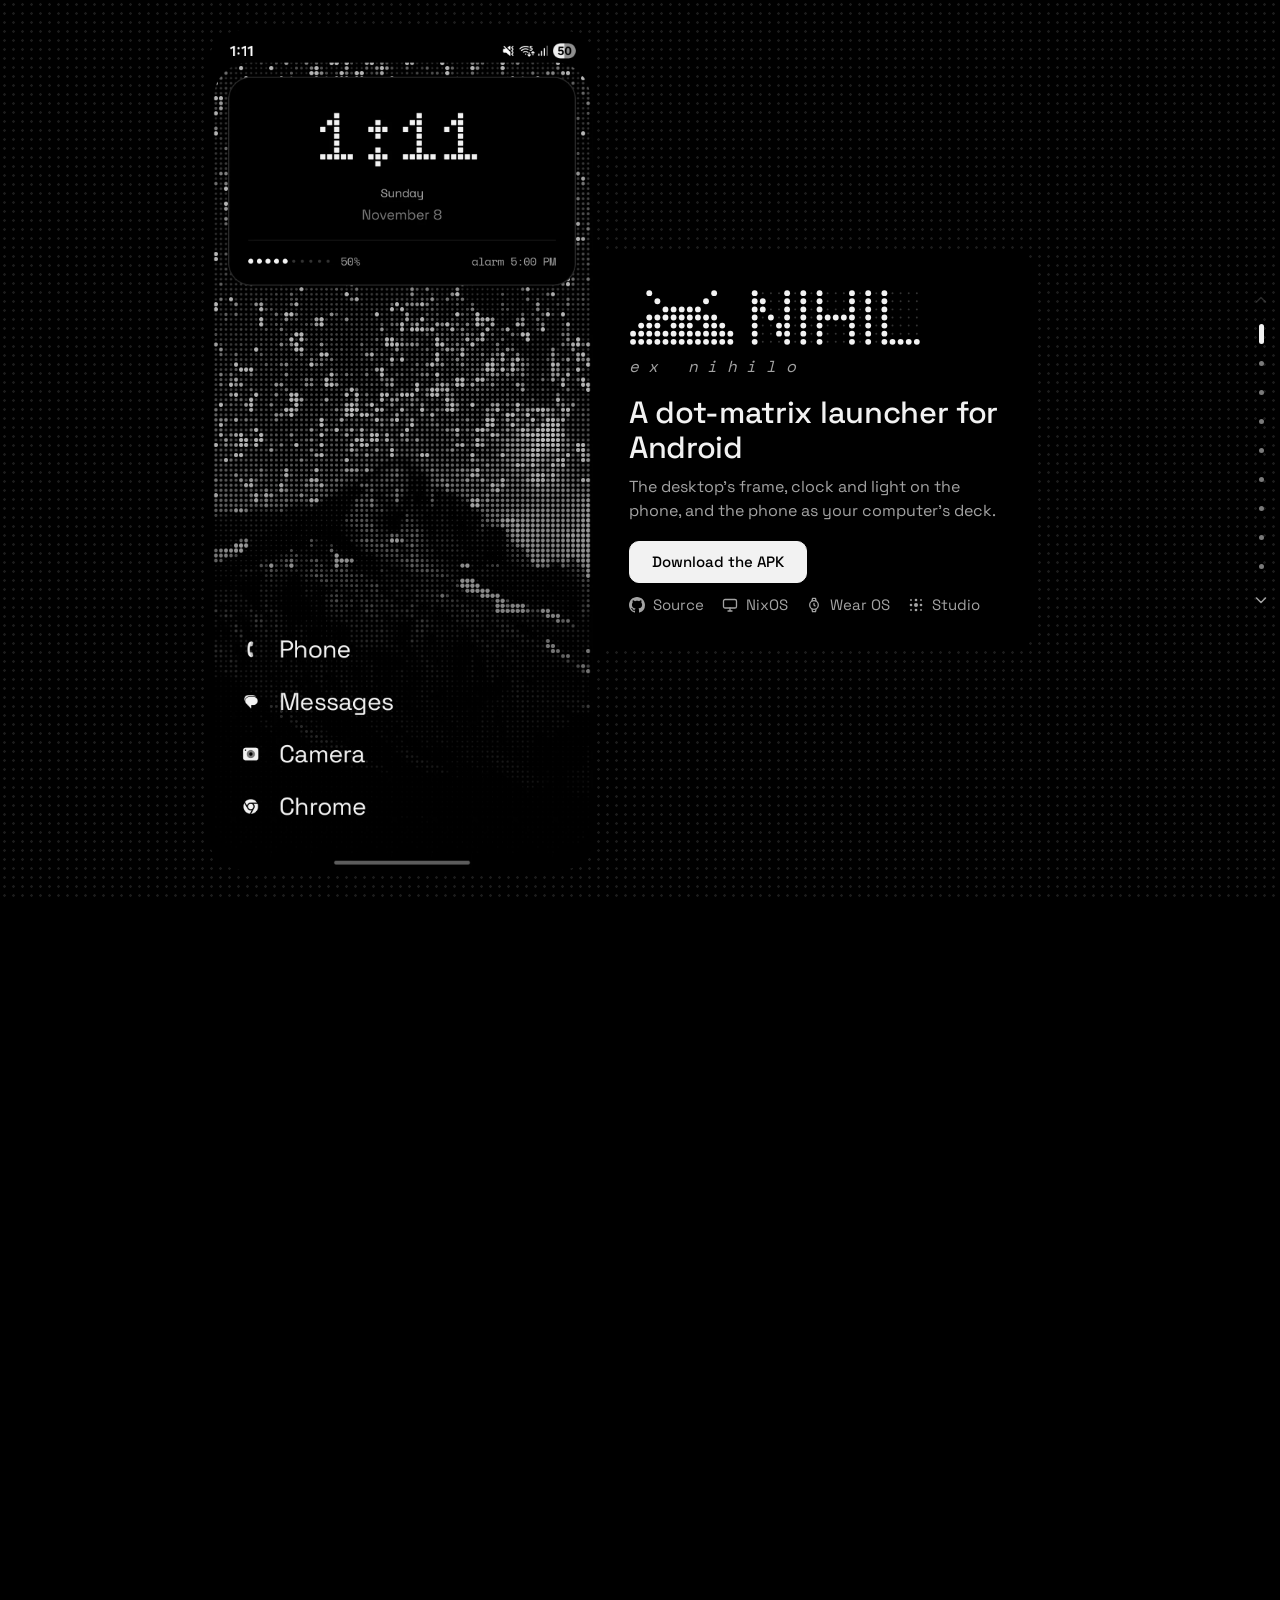
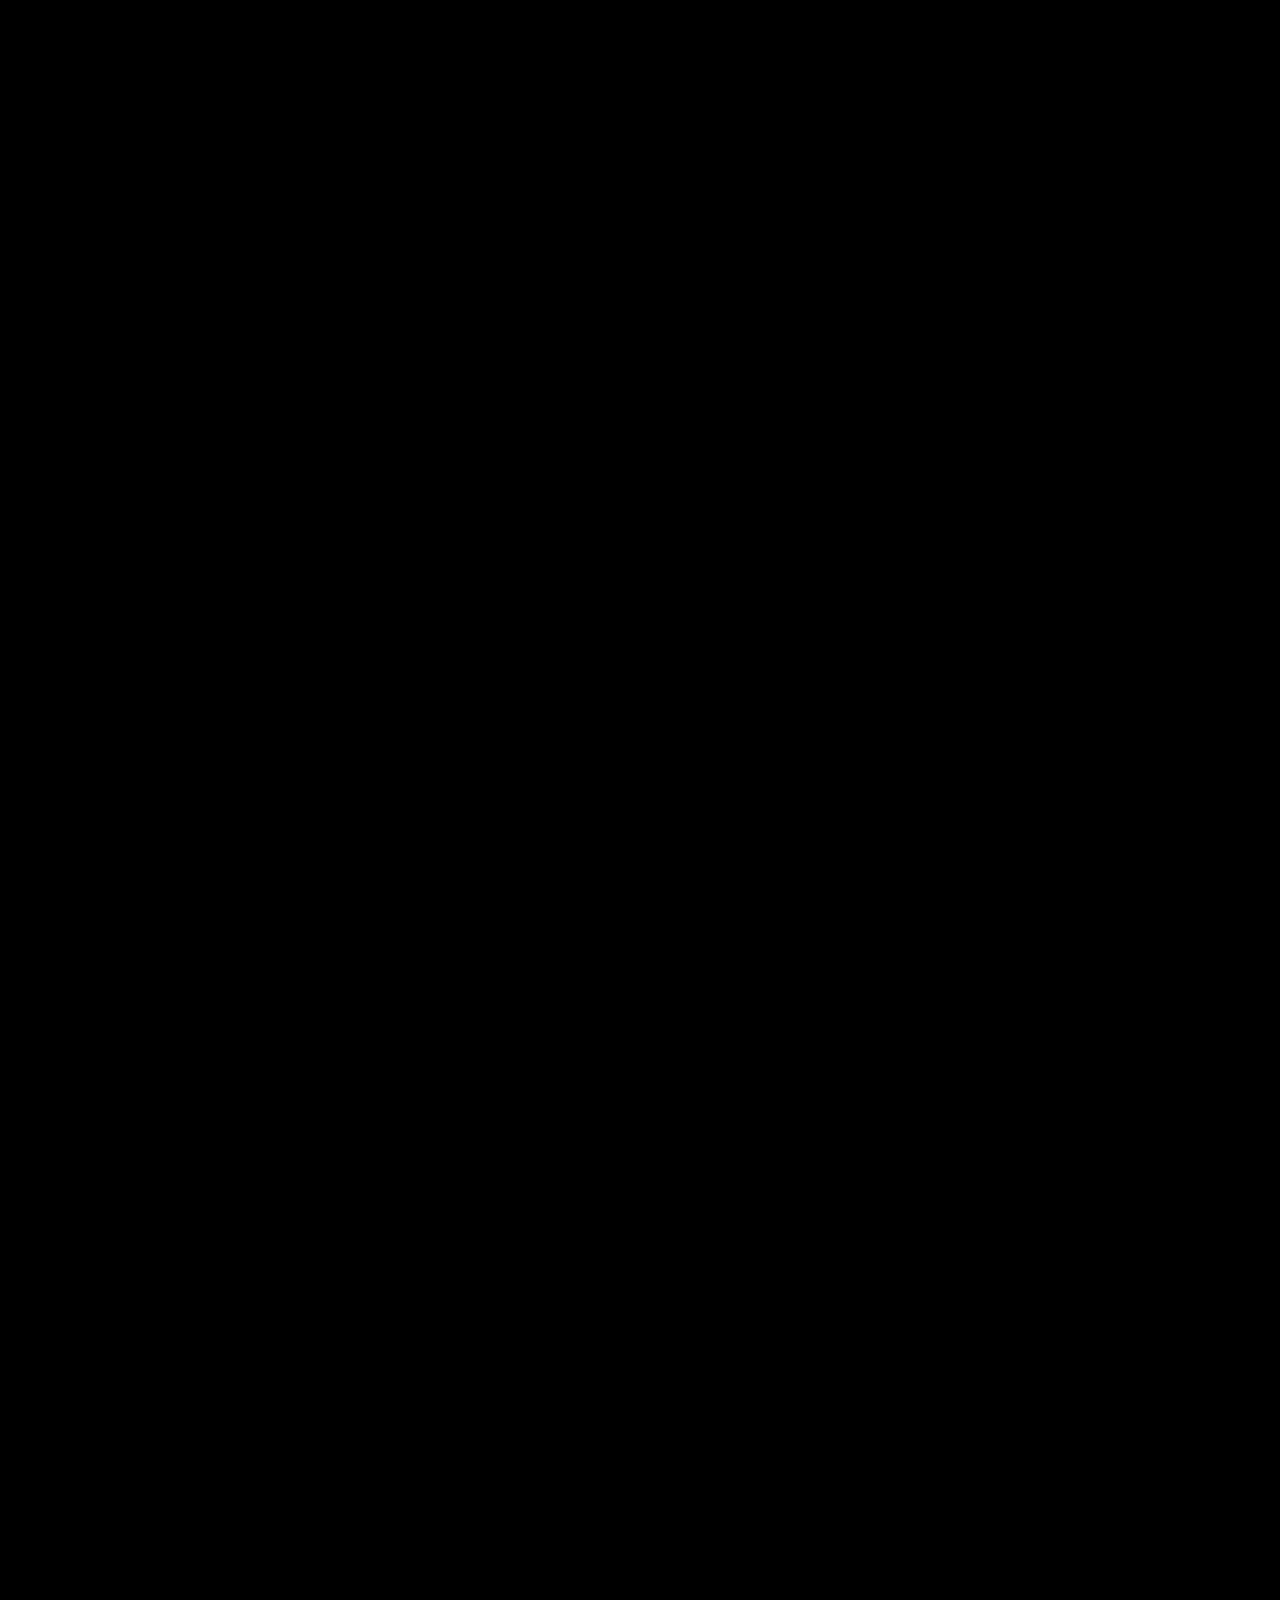
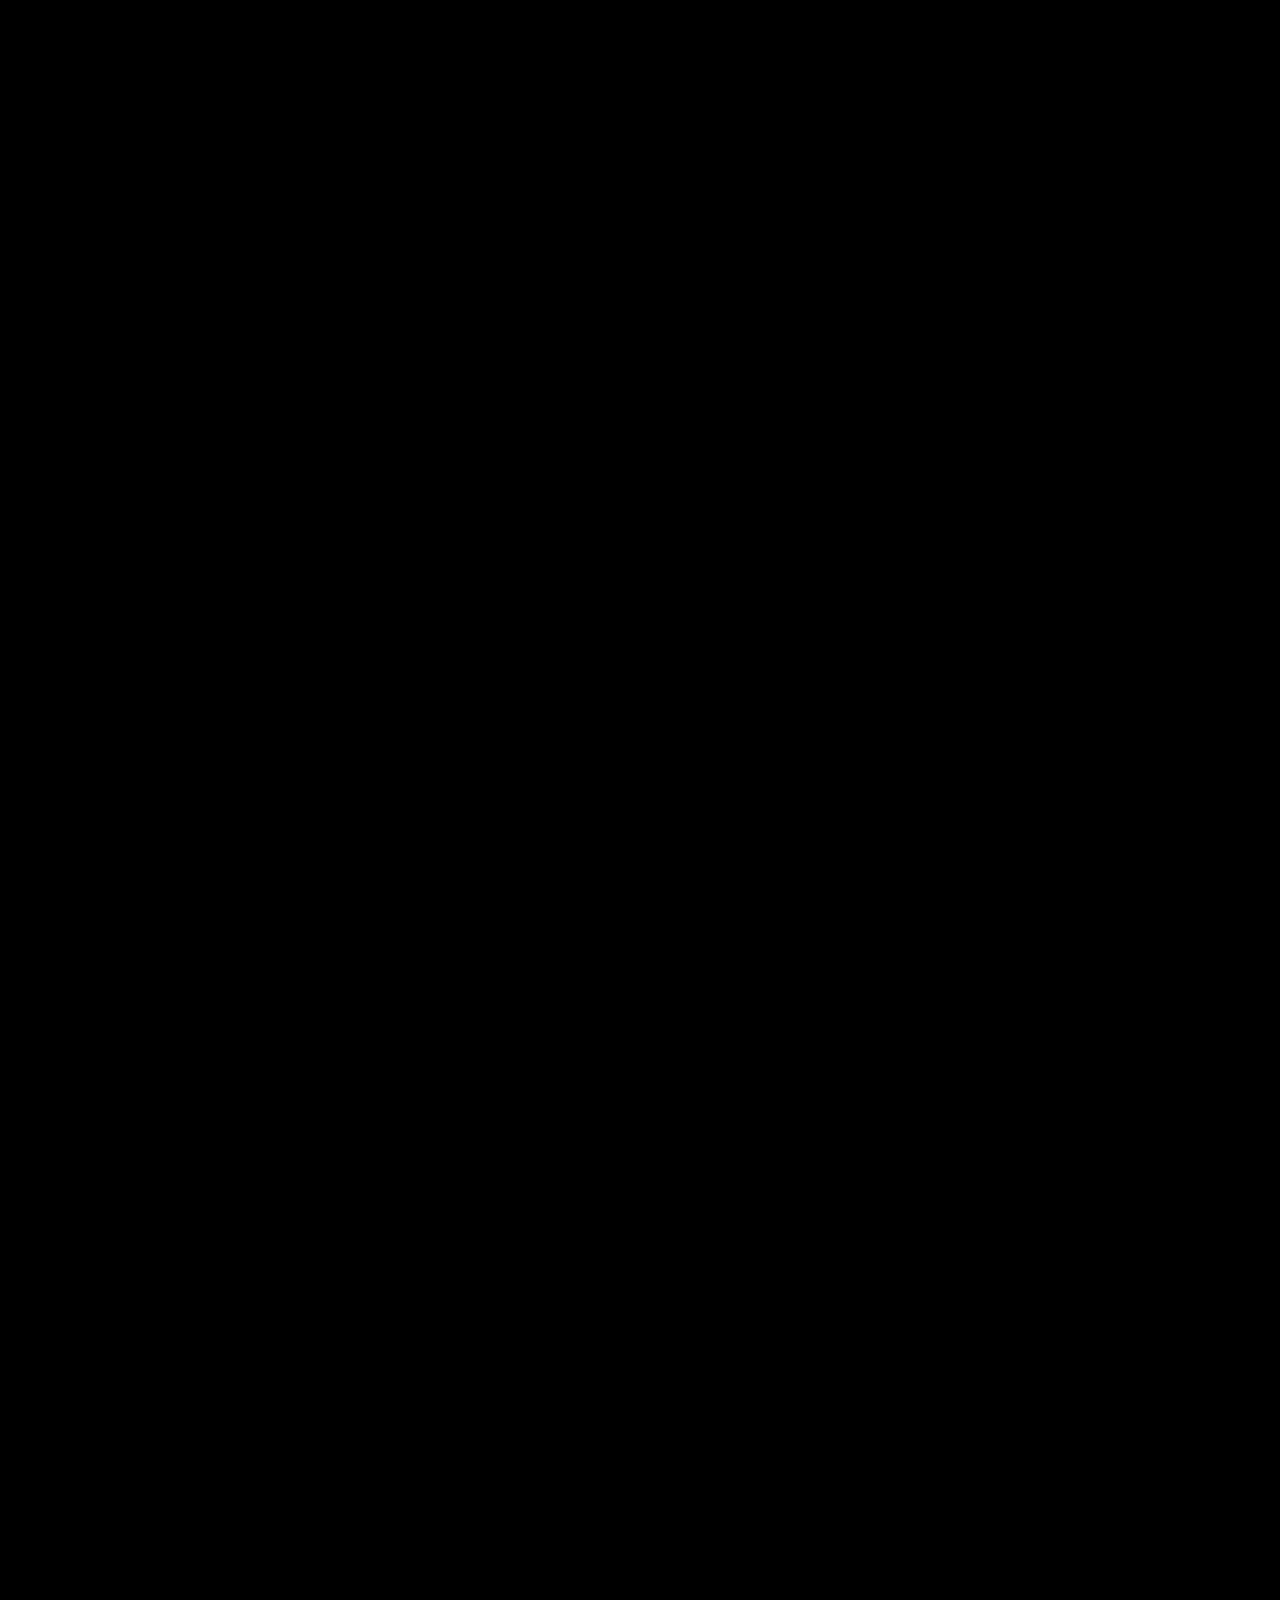
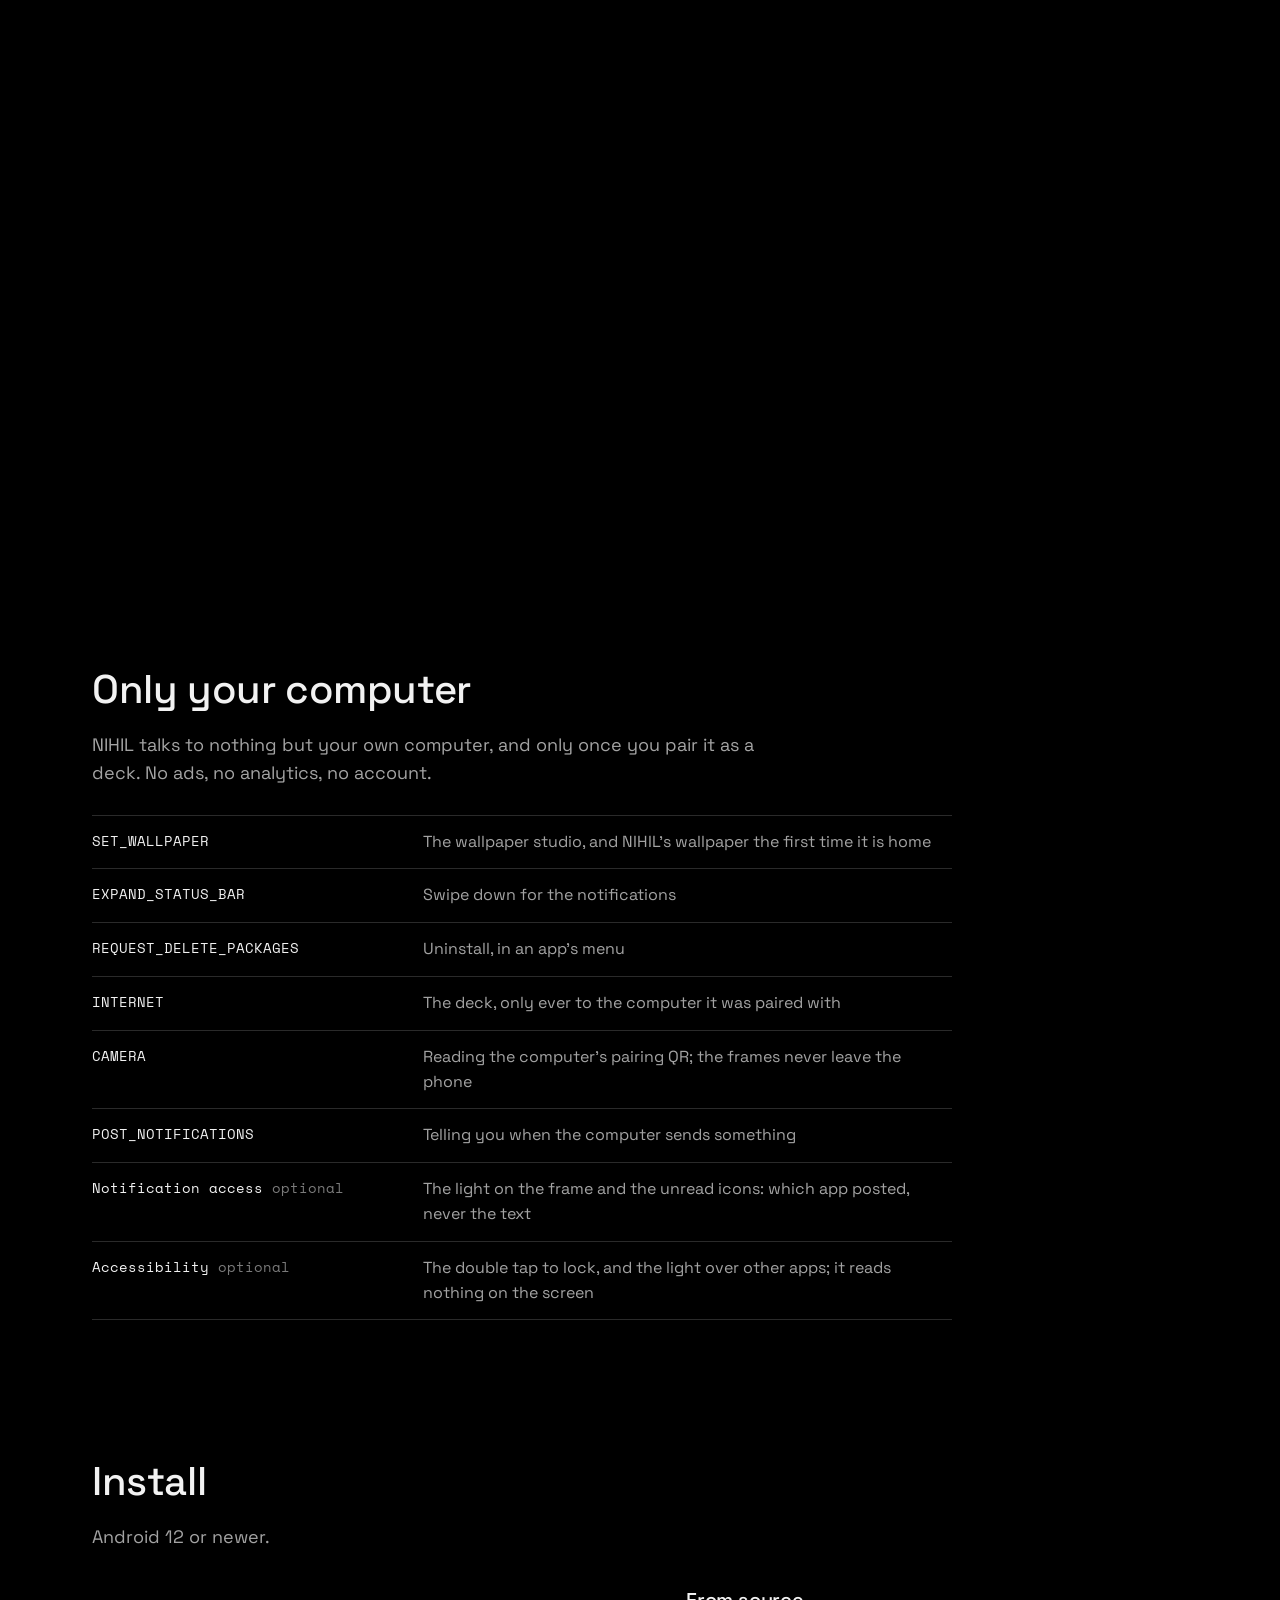
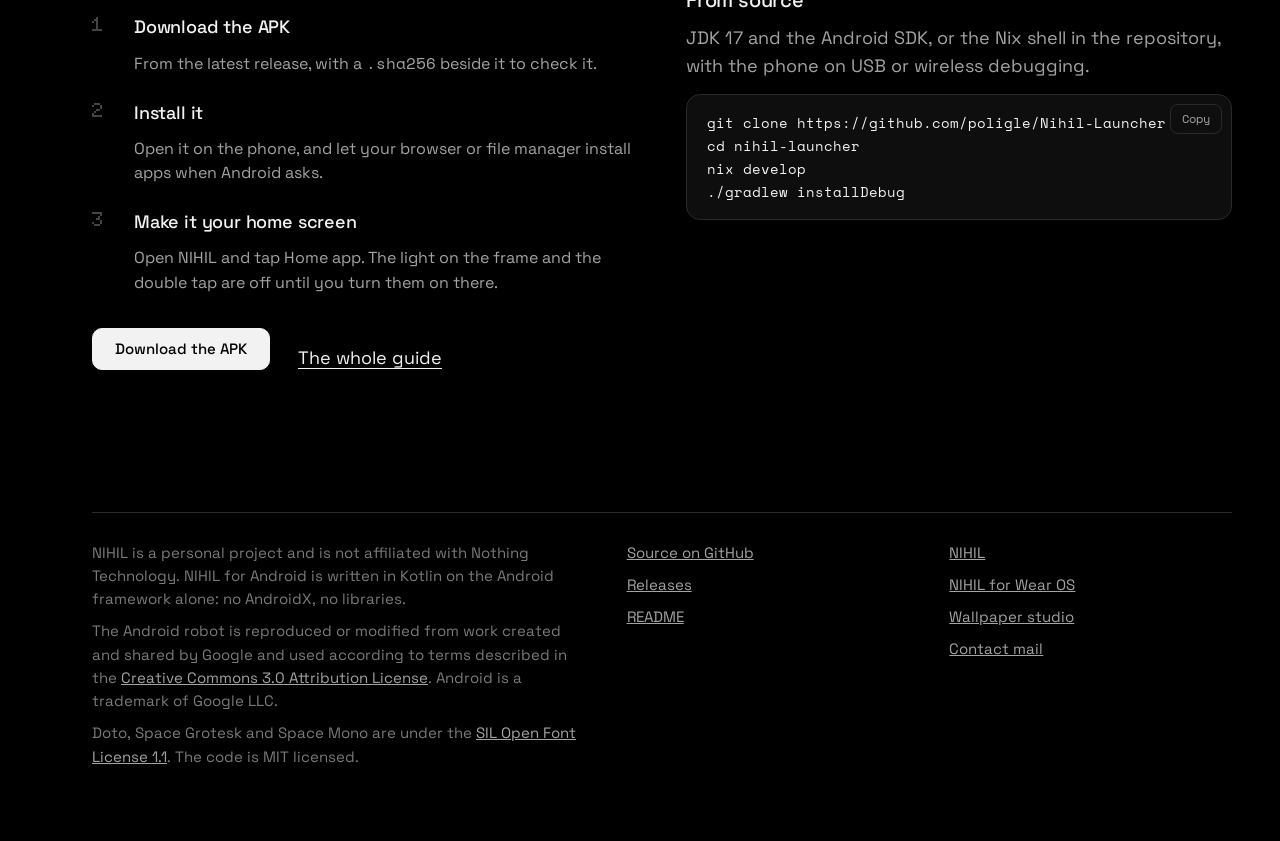
<file: docs/android/index.html>
<!doctype html>
<html lang="en">
<head>
<meta charset="utf-8">
<meta name="viewport" content="width=device-width, initial-scale=1">
<title>NIHIL for Android</title>
<meta name="description" content="The NIHIL language on the phone: the wallpaper set into a black frame, a clock made of LEDs, a drawer that grows out of the frame, and the phone as a deck and a trackpad for your computer. Open source, no ads, no tracking.">
<meta name="theme-color" content="#000000">
<meta name="color-scheme" content="dark">
<link rel="canonical" href="https://nihilshell.com/android/">
<link rel="icon" href="favicon.ico" sizes="48x48">
<link rel="icon" href="icon.svg" type="image/svg+xml">
<link rel="apple-touch-icon" href="apple-touch-icon.png">
<meta property="og:type" content="website">
<meta property="og:title" content="NIHIL for Android">
<meta property="og:description" content="A monochrome, dot-matrix launcher for Android.">
<meta property="og:url" content="https://nihilshell.com/android/">
<meta property="og:site_name" content="NIHIL">
<meta property="og:image" content="https://nihilshell.com/assets/og-android.png">
<meta property="og:image:width" content="1280">
<meta property="og:image:height" content="640">
<meta property="og:image:alt" content="NIHIL in dots, ex nihilo: a monochrome, dot-matrix launcher for Android">
<meta name="twitter:card" content="summary_large_image">
<link rel="preload" href="../assets/fonts/space-grotesk.woff" as="font" type="font/woff" crossorigin>
<script>document.documentElement.classList.add("js", "staging");</script>
<link rel="stylesheet" href="../assets/site.css">
<style>
.stage { --drawer-w: min(440px, 36vw); }
.pin { display: flex; align-items: center; justify-content: center; padding: 0 64px 0 28px; }
.slot { display: contents; }
.device {
  --ha: calc(100svh - 2 * var(--gutter));
  --wa: calc(100vw - var(--drawer-w) - 140px);
  position: relative; z-index: 2; flex: none;
  width: calc(var(--ha) * 0.4615); height: var(--ha);
  border-radius: calc(var(--ha) * 0.042);
  background: var(--void);
  transition: width var(--slow) var(--ease), height var(--slow) var(--ease);
}
[data-shape="wide"] .device { width: min(var(--wa), calc(var(--ha) * 2.1667)); height: min(calc(var(--wa) / 2.1667), var(--ha)); }
.shots { position: absolute; inset: 0; border-radius: inherit; overflow: hidden; --cell: 10px; }
.says { position: relative; z-index: 1; flex: none; align-self: stretch; width: var(--drawer-w); display: grid; align-items: center; }
.say {
  grid-area: 1 / 1; position: relative; margin-left: -1px; padding: 24px 28px 22px 30px;
  background: var(--void); border-radius: 0 var(--joint) var(--joint) 0;
  transform: translateX(-28px);
}
.say::before, .say::after { content: ""; position: absolute; left: 0; width: var(--joint); height: var(--joint); background: var(--void); }
.say::before { top: calc(-1 * var(--joint)); -webkit-mask: radial-gradient(circle at 100% 0, transparent calc(var(--joint) - 0.5px), #000 var(--joint)); mask: radial-gradient(circle at 100% 0, transparent calc(var(--joint) - 0.5px), #000 var(--joint)); }
.say::after { bottom: calc(-1 * var(--joint)); -webkit-mask: radial-gradient(circle at 100% 100%, transparent calc(var(--joint) - 0.5px), #000 var(--joint)); mask: radial-gradient(circle at 100% 100%, transparent calc(var(--joint) - 0.5px), #000 var(--joint)); }
.say.hero { padding: 28px 30px 26px 34px; }
.say.hero .wordmark { width: min(300px, 80%); }

html:not(.js) .slot { display: block; }
html:not(.js) .device { width: min(100%, 320px); height: auto; aspect-ratio: 1080 / 2340; }
html:not(.js) .says { width: auto; }
html:not(.js) .say { border-radius: 14px; }
html:not(.js) .say::before, html:not(.js) .say::after { display: none; }

@media (max-aspect-ratio: 1 / 1) {
  .pin { flex-direction: column; justify-content: center; align-items: stretch; gap: 14px; padding: 16px; }
  .slot { display: grid; place-items: center; order: 1; height: 50svh; }
  .device { --ha: 50svh; --wa: calc(100vw - 32px); }
  .rail { order: 2; }
  .says { order: 3; width: auto; align-self: auto; align-items: start; }
  .say, .say.hero { margin: 0; padding: 0; background: none; border-radius: 0; transform: translateY(8px); }
  .say::before, .say::after { display: none; }
  .say.hero h1 { font-size: 26px; margin-top: 10px; }
  .say.hero .wordmark { width: 200px; }
}

@media (max-aspect-ratio: 1 / 1) and (max-height: 760px) {
  .slot { height: 42svh; }
  .device { --ha: 42svh; }
  .say.hero .wordmark { width: 160px; }
  .say.hero h1 { font-size: 22px; }
  .say.hero h1 + p { display: none; }
}

@media (min-aspect-ratio: 1001 / 1000) and (max-height: 520px) {
  .stage { --gutter: 12px; height: calc((var(--steps, 12) - 1) * 70svh + 100svh); }
  .say, .say.hero { padding: 16px 20px 16px 22px; }
  .say h2 { font-size: 19px; }
  .say p { font-size: 14px; }
  .say.hero h1 { font-size: 19px; margin: 8px 0 4px; }
  .say.hero h1 + p { display: none; }
  .say.hero .wordmark { width: 150px; }
  .rail { gap: 4px; }
  .rail .dots { gap: 3px; }
  .rail .dot { height: 18px; }
  .rail .dot[aria-current="true"]::before { height: 14px; }
}
</style>
</head>
<body>
<a class="sr-only skip" href="#privacy">Skip the screens</a>

<div class="frame" aria-hidden="true"></div>

<header class="bar">
  <a class="bar-start" href="#top" aria-label="NIHIL for Android, back to the top">
    <span class="mark">
      <svg viewBox="25.61 25.61 56.78 56.78" aria-hidden="true"><g fill="#F2F2F2"><circle cx="36.14" cy="40.61" r="1.61"/><circle cx="71.86" cy="40.61" r="1.61"/><circle cx="40.61" cy="45.07" r="1.61"/><circle cx="67.39" cy="45.07" r="1.61"/><circle cx="45.07" cy="49.54" r="1.61"/><circle cx="49.54" cy="49.54" r="1.61"/><circle cx="54.00" cy="49.54" r="1.61"/><circle cx="58.46" cy="49.54" r="1.61"/><circle cx="62.93" cy="49.54" r="1.61"/><circle cx="36.14" cy="54.00" r="1.61"/><circle cx="40.61" cy="54.00" r="1.61"/><circle cx="45.07" cy="54.00" r="1.61"/><circle cx="49.54" cy="54.00" r="1.61"/><circle cx="54.00" cy="54.00" r="1.61"/><circle cx="58.46" cy="54.00" r="1.61"/><circle cx="62.93" cy="54.00" r="1.61"/><circle cx="67.39" cy="54.00" r="1.61"/><circle cx="71.86" cy="54.00" r="1.61"/><circle cx="31.68" cy="58.46" r="1.61"/><circle cx="36.14" cy="58.46" r="1.61"/><circle cx="40.61" cy="58.46" r="1.61"/><circle cx="49.54" cy="58.46" r="1.61"/><circle cx="54.00" cy="58.46" r="1.61"/><circle cx="58.46" cy="58.46" r="1.61"/><circle cx="67.39" cy="58.46" r="1.61"/><circle cx="71.86" cy="58.46" r="1.61"/><circle cx="76.32" cy="58.46" r="1.61"/><circle cx="27.22" cy="62.93" r="1.61"/><circle cx="31.68" cy="62.93" r="1.61"/><circle cx="36.14" cy="62.93" r="1.61"/><circle cx="40.61" cy="62.93" r="1.61"/><circle cx="45.07" cy="62.93" r="1.61"/><circle cx="49.54" cy="62.93" r="1.61"/><circle cx="54.00" cy="62.93" r="1.61"/><circle cx="58.46" cy="62.93" r="1.61"/><circle cx="62.93" cy="62.93" r="1.61"/><circle cx="67.39" cy="62.93" r="1.61"/><circle cx="71.86" cy="62.93" r="1.61"/><circle cx="76.32" cy="62.93" r="1.61"/><circle cx="80.78" cy="62.93" r="1.61"/><circle cx="27.22" cy="67.39" r="1.61"/><circle cx="31.68" cy="67.39" r="1.61"/><circle cx="36.14" cy="67.39" r="1.61"/><circle cx="40.61" cy="67.39" r="1.61"/><circle cx="45.07" cy="67.39" r="1.61"/><circle cx="49.54" cy="67.39" r="1.61"/><circle cx="54.00" cy="67.39" r="1.61"/><circle cx="58.46" cy="67.39" r="1.61"/><circle cx="62.93" cy="67.39" r="1.61"/><circle cx="67.39" cy="67.39" r="1.61"/><circle cx="71.86" cy="67.39" r="1.61"/><circle cx="76.32" cy="67.39" r="1.61"/><circle cx="80.78" cy="67.39" r="1.61"/></g></svg>
    </span>
    <span class="word" aria-hidden="true">NIHIL</span>
  </a>
  <nav aria-label="Sections">
    <ul class="leds">
      <li><a href="#top"><span class="tip">The phone</span></a></li>
      <li><a href="#privacy"><span class="tip">Only your computer</span></a></li>
      <li><a href="#install"><span class="tip">Install</span></a></li>
    </ul>
  </nav>
  <div class="bar-end">
    <a href="../" aria-label="NIHIL" title="NIHIL"><svg viewBox="0 0 16 16" fill="none" stroke="currentColor" stroke-width="1.3" stroke-linecap="round" stroke-linejoin="round" aria-hidden="true"><rect x="1.5" y="2.5" width="13" height="8.5" rx="1.6"/><path d="M6 14h4M8 11v3"/></svg></a>
    <a href="../wear/" aria-label="NIHIL for Wear OS" title="NIHIL for Wear OS"><svg viewBox="0 0 16 16" fill="none" stroke="currentColor" stroke-width="1.3" stroke-linecap="round" stroke-linejoin="round" aria-hidden="true"><circle cx="8" cy="8" r="4.3"/><path d="M6 3.9 6.5 1.3h3L10 3.9M6 12.1l.5 2.6h3l.5-2.6M8 6.3V8l1.1.9"/></svg></a>
    <a href="../studio/" aria-label="Wallpaper studio" title="Wallpaper studio"><svg viewBox="0 0 16 16" fill="currentColor" aria-hidden="true"><circle cx="3" cy="3" r="0.9"/><circle cx="8" cy="3" r="1.3"/><circle cx="13" cy="3" r="0.9"/><circle cx="3" cy="8" r="1.3"/><circle cx="8" cy="8" r="2"/><circle cx="13" cy="8" r="1.3"/><circle cx="3" cy="13" r="0.9"/><circle cx="8" cy="13" r="1.3"/><circle cx="13" cy="13" r="0.9"/></svg></a>
    <a href="https://github.com/poligle/Nihil-Launcher" aria-label="Source code on GitHub" title="Source code on GitHub"><svg viewBox="0 0 16 16" fill="currentColor" aria-hidden="true"><path d="M8 0C3.58 0 0 3.58 0 8c0 3.54 2.29 6.53 5.47 7.59.4.07.55-.17.55-.38 0-.19-.01-.82-.01-1.49-2.01.37-2.53-.49-2.69-.94-.09-.23-.48-.94-.82-1.13-.28-.15-.68-.52-.01-.53.63-.01 1.08.58 1.23.82.72 1.21 1.87.87 2.33.66.07-.52.28-.87.51-1.07-1.78-.2-3.64-.89-3.64-3.95 0-.87.31-1.59.82-2.15-.08-.2-.36-1.02.08-2.12 0 0 .67-.21 2.2.82.64-.18 1.32-.27 2-.27.68 0 1.36.09 2 .27 1.53-1.04 2.2-.82 2.2-.82.44 1.1.16 1.92.08 2.12.51.56.82 1.27.82 2.15 0 3.07-1.87 3.75-3.65 3.95.29.25.54.73.54 1.48 0 1.07-.01 1.93-.01 2.2 0 .21.15.46.55.38A8.013 8.013 0 0016 8c0-4.42-3.58-8-8-8z"/></svg></a>
  </div>
</header>

<section class="stage" id="top" aria-label="NIHIL for Android, screen by screen">
  <div class="pin">
    <div class="slot">
      <div class="device">
        <div class="shots">
          <img class="on" src="../assets/screens/android/home.webp" width="1080" height="2340" fetchpriority="high" alt="NIHIL's home screen: the clock's card with the time in dots, the day, the date, the battery LEDs, the next alarm and unread apps, and the favourites over a dot-matrix night sky.">
          <img src="../assets/screens/android/home.webp" alt="" width="1080" height="2340">
        </div>
      </div>
    </div>
    <ol class="says" aria-live="polite">
      <li class="say hero on" data-name="Home" data-src="../assets/screens/android/home.webp"
        data-alt="NIHIL's home screen: the clock's card with the time in dots, the day, the date, the battery LEDs, the next alarm and unread apps, and the favourites over a dot-matrix night sky.">
        <div class="wordmark" id="wordmark"><img src="nihil-logo-dark.svg" alt="NIHIL" width="370" height="90"></div>
        <p class="motto"><i>ex nihilo</i></p>
        <h1>A <span class="nowrap">dot-matrix</span> launcher for Android</h1>
        <p>The desktop's frame, clock and light on the phone, and the phone as your computer's deck.</p>
        <div class="actions">
          <a class="key accent" href="https://github.com/poligle/Nihil-Launcher/releases/latest">Download the APK</a>
          <ul class="away">
            <li><a href="https://github.com/poligle/Nihil-Launcher"><svg viewBox="0 0 16 16" fill="currentColor" aria-hidden="true"><path d="M8 0C3.58 0 0 3.58 0 8c0 3.54 2.29 6.53 5.47 7.59.4.07.55-.17.55-.38 0-.19-.01-.82-.01-1.49-2.01.37-2.53-.49-2.69-.94-.09-.23-.48-.94-.82-1.13-.28-.15-.68-.52-.01-.53.63-.01 1.08.58 1.23.82.72 1.21 1.87.87 2.33.66.07-.52.28-.87.51-1.07-1.78-.2-3.64-.89-3.64-3.95 0-.87.31-1.59.82-2.15-.08-.2-.36-1.02.08-2.12 0 0 .67-.21 2.2.82.64-.18 1.32-.27 2-.27.68 0 1.36.09 2 .27 1.53-1.04 2.2-.82 2.2-.82.44 1.1.16 1.92.08 2.12.51.56.82 1.27.82 2.15 0 3.07-1.87 3.75-3.65 3.95.29.25.54.73.54 1.48 0 1.07-.01 1.93-.01 2.2 0 .21.15.46.55.38A8.013 8.013 0 0016 8c0-4.42-3.58-8-8-8z"/></svg>Source</a></li>
            <li><a href="../"><svg viewBox="0 0 16 16" fill="none" stroke="currentColor" stroke-width="1.3" stroke-linecap="round" stroke-linejoin="round" aria-hidden="true"><rect x="1.5" y="2.5" width="13" height="8.5" rx="1.6"/><path d="M6 14h4M8 11v3"/></svg>NixOS</a></li>
            <li><a href="../wear/"><svg viewBox="0 0 16 16" fill="none" stroke="currentColor" stroke-width="1.3" stroke-linecap="round" stroke-linejoin="round" aria-hidden="true"><circle cx="8" cy="8" r="4.3"/><path d="M6 3.9 6.5 1.3h3L10 3.9M6 12.1l.5 2.6h3l.5-2.6M8 6.3V8l1.1.9"/></svg>Wear OS</a></li>
            <li><a href="../studio/"><svg viewBox="0 0 16 16" fill="currentColor" aria-hidden="true"><circle cx="3" cy="3" r="0.9"/><circle cx="8" cy="3" r="1.3"/><circle cx="13" cy="3" r="0.9"/><circle cx="3" cy="8" r="1.3"/><circle cx="8" cy="8" r="2"/><circle cx="13" cy="8" r="1.3"/><circle cx="3" cy="13" r="0.9"/><circle cx="8" cy="13" r="1.3"/><circle cx="13" cy="13" r="0.9"/></svg>Studio</a></li>
          </ul>
        </div>
      </li>
      <li class="say" data-name="The drawer" data-src="../assets/screens/android/drawer.webp"
        data-alt="The drawer: the apps in a monochrome grid, the first result raised and in colour, the search field at the bottom with how many apps there are, and the keys for actions and the calculator.">
        <h2>The drawer</h2>
        <p>Swipe up and it grows out of the frame: apps, actions and sums in one field, by your thumb.</p>
        <div class="keys"><kbd>&gt;</kbd><span>for actions</span><kbd>=</kbd><span>to calculate</span></div>
      </li>
      <li class="say" data-name="Held" data-src="../assets/screens/android/menu.webp"
        data-alt="The home screen held: over the clock's card, the menu with NIHIL wallpaper, Add a web and NIHIL settings, each with its icon.">
        <h2>Hold the home screen</h2>
        <p>The wallpaper studio, a web as an app, and the settings.</p>
      </li>
      <li class="say" data-name="Settings" data-src="../assets/screens/android/settings.webp"
        data-alt="Settings as the desktop's Preferences: NIHIL in dots, a heading for each section, each setting with its name on the left and its toggle on the right.">
        <h2>Settings</h2>
        <p>The look, the touch, and the computer it's a deck for.</p>
      </li>
      <li class="say" data-name="Wallpaper studio" data-src="../assets/screens/android/studio-night.webp"
        data-alt="A photo of a night sky over snowy mountains as a phone wallpaper made of LEDs: stars as single dots, the mountains as fields of grey and white dots.">
        <h2>Photos become LEDs</h2>
        <p>A photo as a matrix at the screen's own resolution. It never leaves the phone.</p>
      </li>
      <li class="say" data-name="Tasks" data-src="../assets/screens/android/tasks.webp"
        data-alt="Tasks on the phone, synced with the computer: To do, Doing and Done as tabs with how many cards each has, two cards to do with a pencil each, and the field for a new task at the bottom.">
        <h2>The desktop's tasks</h2>
        <p>The dashboard's kanban, synced with the computer, even after days apart.</p>
      </li>
      <li class="say" data-name="The deck" data-shape="wide" data-src="../assets/screens/android/deck-music.webp"
        data-alt="The deck in landscape, its first workspace: what plays on the computer with its keys, and the volume in dots with the lock beside it.">
        <h2>The phone as a deck</h2>
        <p>Paired with the QR in the computer's Preferences: its music, volume and lock, in landscape.</p>
      </li>
      <li class="say" data-name="Apps and webs" data-shape="wide" data-src="../assets/screens/android/deck-apps.webp"
        data-alt="The deck's second workspace: the computer's apps with their icons, and the webs kept on the phone with their favicons.">
        <h2>Its apps and webs</h2>
        <p>The computer's apps, with its own icons, open from here.</p>
      </li>
      <li class="say" data-name="Trackpad" data-shape="wide" data-src="../assets/screens/android/deck-trackpad.webp"
        data-alt="The deck's trackpad full screen: a field of dim dots from edge to edge, lit white around a finger, and the key to leave full screen in its corner.">
        <h2>And its trackpad</h2>
        <p>The computer's own touchpad: a tap clicks, two fingers scroll, and the desktop's gestures run.</p>
      </li>
    </ol>
    <div class="rail">
      <button class="go up" type="button" aria-label="Previous"><svg viewBox="0 0 16 16" fill="none" stroke="currentColor" stroke-width="1.5" stroke-linecap="round" stroke-linejoin="round" aria-hidden="true"><path d="M3.5 10 8 5.5l4.5 4.5"/></svg></button>
      <div class="dots" role="group" aria-label="Screens"></div>
      <button class="go down" type="button" aria-label="Next"><svg viewBox="0 0 16 16" fill="none" stroke="currentColor" stroke-width="1.5" stroke-linecap="round" stroke-linejoin="round" aria-hidden="true"><path d="M3.5 6 8 10.5 12.5 6"/></svg></button>
    </div>
  </div>
</section>

<main>
  <div class="wrap">

    <section class="block" id="privacy" aria-labelledby="privacy-title">
      <div class="prose">
        <h2 id="privacy-title">Only your computer</h2>
        <p class="quiet">NIHIL talks to nothing but your own computer, and only once you pair it as a deck. No ads, no analytics, no account.</p>
      </div>
      <dl class="rows">
        <div><dt>SET_WALLPAPER</dt><dd>The wallpaper studio, and NIHIL's wallpaper the first time it is home</dd></div>
        <div><dt>EXPAND_STATUS_BAR</dt><dd>Swipe down for the notifications</dd></div>
        <div><dt>REQUEST_DELETE_PACKAGES</dt><dd>Uninstall, in an app's menu</dd></div>
        <div><dt>INTERNET</dt><dd>The deck, only ever to the computer it was paired with</dd></div>
        <div><dt>CAMERA</dt><dd>Reading the computer's pairing QR; the frames never leave the phone</dd></div>
        <div><dt>POST_NOTIFICATIONS</dt><dd>Telling you when the computer sends something</dd></div>
        <div><dt>Notification access <span>optional</span></dt><dd>The light on the frame and the unread icons: which app posted, never the text</dd></div>
        <div><dt>Accessibility <span>optional</span></dt><dd>The double tap to lock, and the light over other apps; it reads nothing on the screen</dd></div>
      </dl>
    </section>

    <section class="block" id="install" aria-labelledby="install-title">
      <div class="prose">
        <h2 id="install-title">Install</h2>
        <p class="quiet">Android 12 or newer.</p>
      </div>
      <div class="ways">
        <div>
          <ol class="steps">
            <li><h3>Download the APK</h3><p>From the latest release, with a <code>.sha256</code> beside it to check it.</p></li>
            <li><h3>Install it</h3><p>Open it on the phone, and let your browser or file manager install apps when Android asks.</p></li>
            <li><h3>Make it your home screen</h3><p>Open NIHIL and tap Home app. The light on the frame and the double tap are off until you turn them on there.</p></li>
          </ol>
          <div class="links"><a class="key accent" href="https://github.com/poligle/Nihil-Launcher/releases/latest">Download the APK</a><a class="more" href="https://github.com/poligle/Nihil-Launcher/blob/HEAD/docs/install.md">The whole guide</a></div>
        </div>
        <div>
          <h3>From source</h3>
          <p>JDK 17 and the Android SDK, or the Nix shell in the repository, with the phone on USB or wireless debugging.</p>
          <div class="code"><pre><code>git clone https://github.com/poligle/Nihil-Launcher nihil-launcher
cd nihil-launcher
nix develop
./gradlew installDebug</code></pre></div>
        </div>
      </div>
    </section>

  </div>
</main>

<footer>
  <div class="wrap">
    <div>
      <p>NIHIL is a personal project and is not affiliated with Nothing Technology. NIHIL for Android is written in Kotlin on the Android framework alone: no AndroidX, no libraries.</p>
      <p>The Android robot is reproduced or modified from work created and shared by Google and used according to terms described in the <a href="https://creativecommons.org/licenses/by/3.0/">Creative Commons 3.0 Attribution License</a>. Android is a trademark of Google LLC.</p>
      <p>Doto, Space Grotesk and Space Mono are under the <a href="../assets/fonts/OFL.txt">SIL Open Font License 1.1</a>. The code is MIT licensed.</p>
    </div>
    <div>
      <p><a href="https://github.com/poligle/Nihil-Launcher">Source on GitHub</a></p>
      <p><a href="https://github.com/poligle/Nihil-Launcher/releases">Releases</a></p>
      <p><a href="https://github.com/poligle/Nihil-Launcher#readme">README</a></p>
    </div>
    <div>
      <p><a href="../">NIHIL</a></p>
      <p><a href="../wear/">NIHIL for Wear OS</a></p>
      <p><a href="../studio/">Wallpaper studio</a></p>
      <p><a href="mailto:dev@nihilshell.com">Contact mail</a></p>
    </div>
  </div>
</footer>

<script src="../assets/site.js"></script>
</body>
</html>
</file>
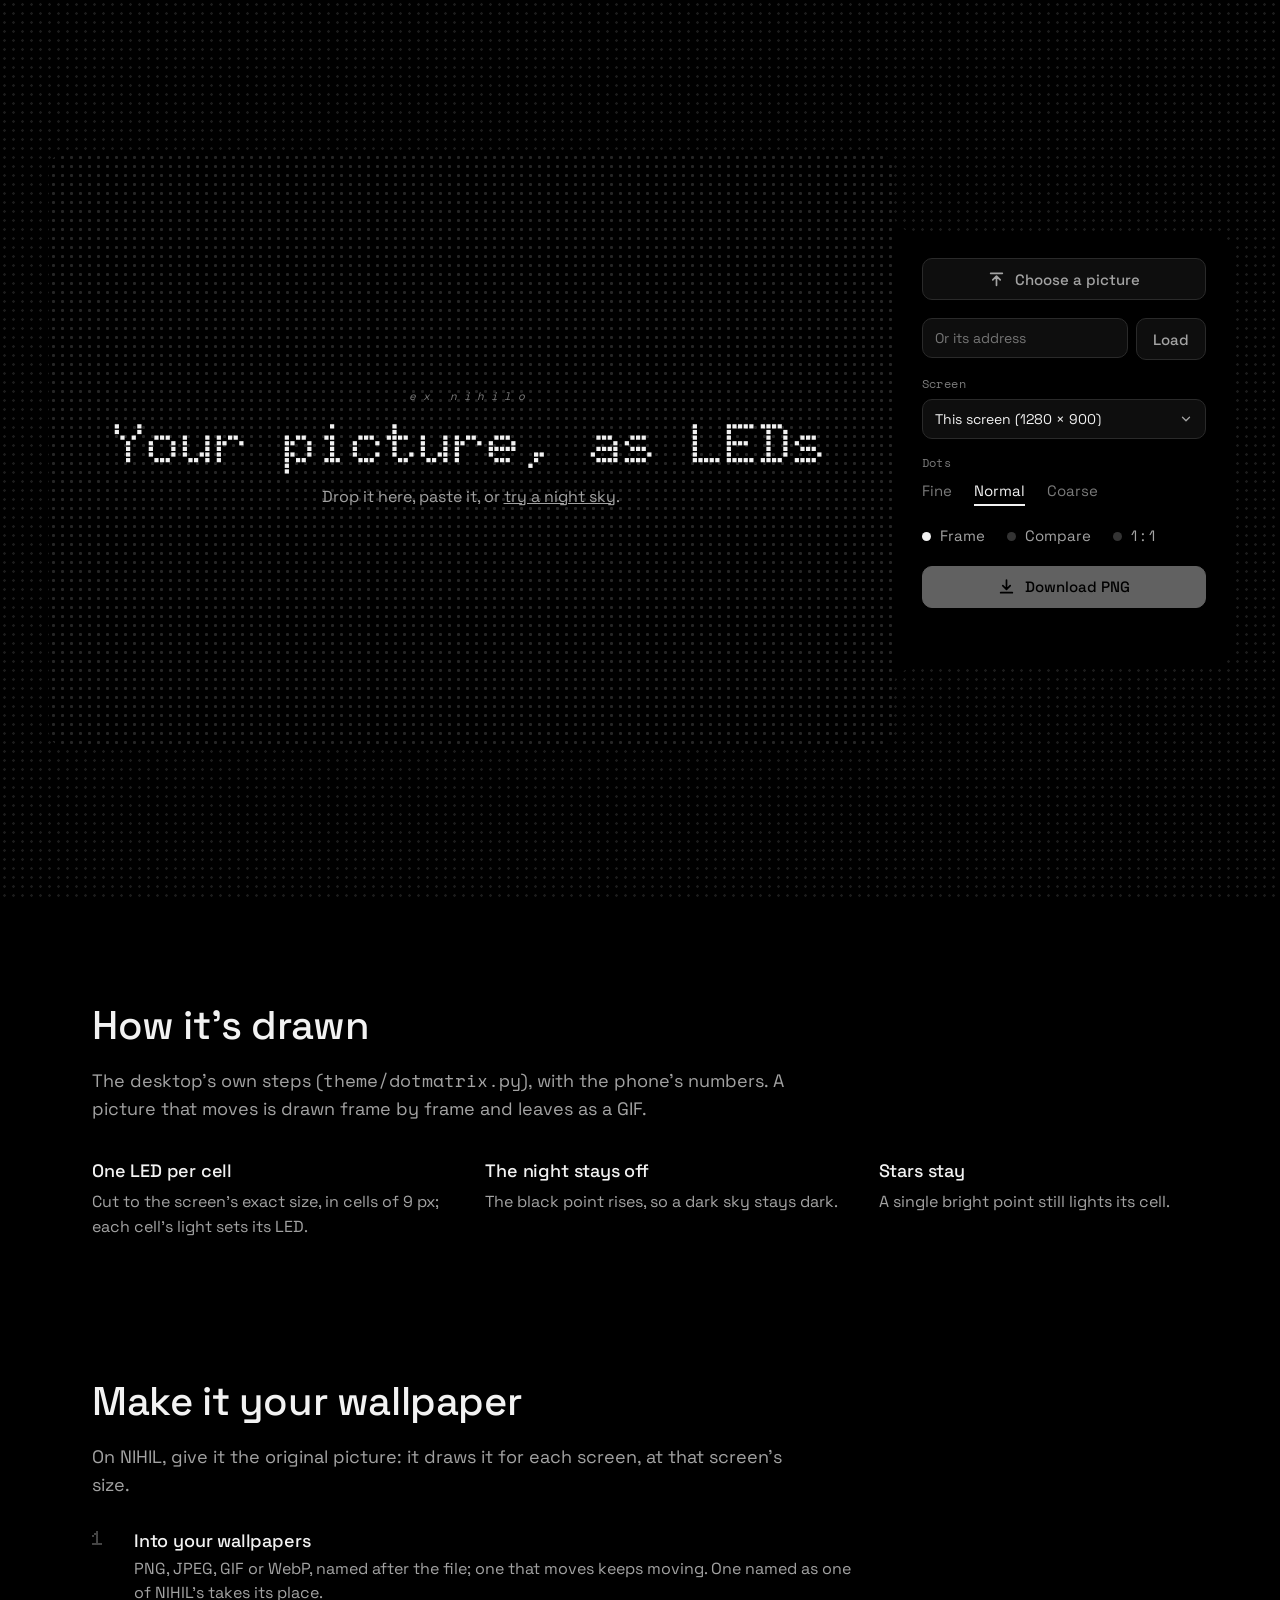
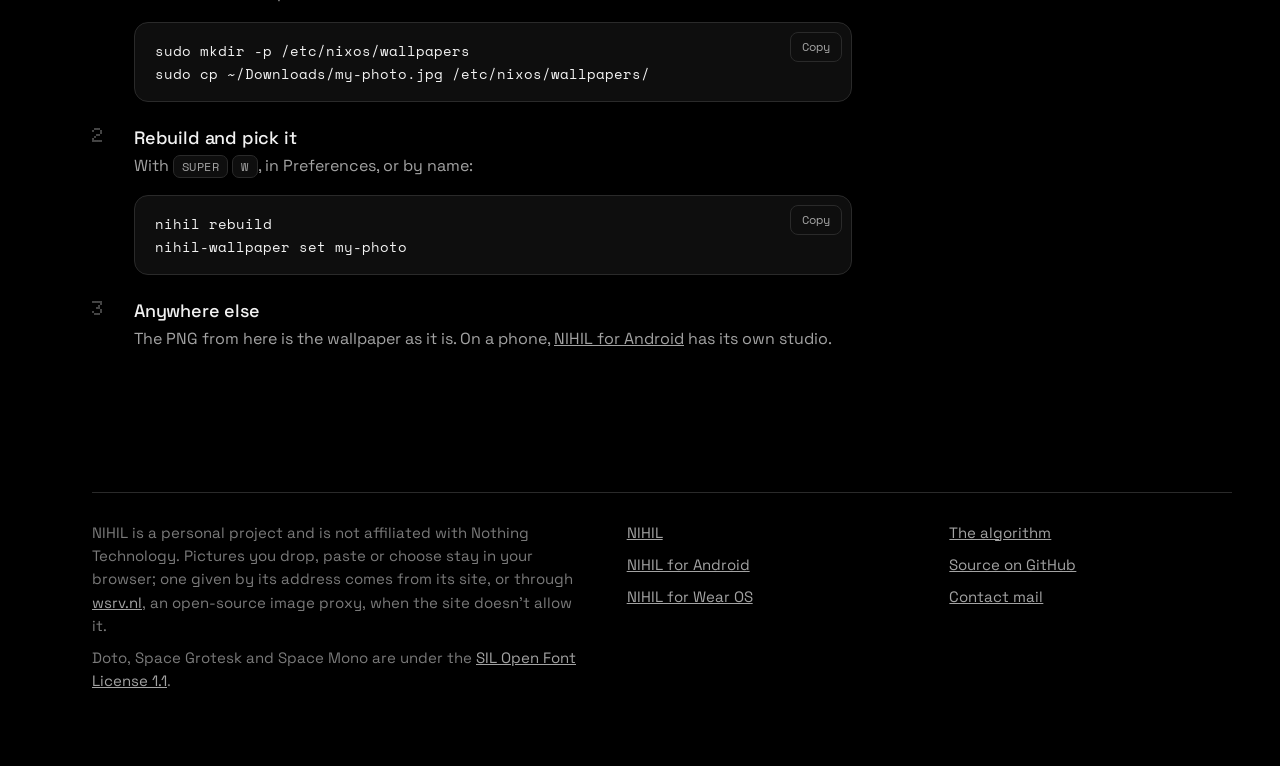
<file: docs/studio/index.html>
<!doctype html>
<html lang="en">
<head>
<meta charset="utf-8">
<meta name="viewport" content="width=device-width, initial-scale=1, viewport-fit=cover">
<title>NIHIL Studio</title>
<meta name="description" content="Your picture as an LED matrix, the way NIHIL draws its wallpapers. It never leaves your browser.">
<meta name="theme-color" content="#000000">
<meta name="color-scheme" content="dark">
<link rel="canonical" href="https://nihilshell.com/studio/">
<link rel="icon" href="../favicon.ico" sizes="48x48">
<link rel="icon" href="../favicon.svg" type="image/svg+xml">
<link rel="apple-touch-icon" href="../apple-touch-icon.png">
<meta property="og:type" content="website">
<meta property="og:title" content="NIHIL Studio">
<meta property="og:description" content="Your picture as an LED matrix, the way NIHIL draws its wallpapers.">
<meta property="og:url" content="https://nihilshell.com/studio/">
<meta property="og:image" content="https://nihilshell.com/assets/og.png">
<meta property="og:image:width" content="1280">
<meta property="og:image:height" content="640">
<meta property="og:image:alt" content="NIHIL in dots, ex nihilo: a monochrome, dot-matrix desktop for NixOS">
<meta property="og:site_name" content="NIHIL">
<meta name="twitter:card" content="summary_large_image">
<link rel="preload" href="../assets/fonts/space-grotesk.woff" as="font" type="font/woff" crossorigin>
<script>document.documentElement.classList.add("js", "staging");</script>
<link rel="stylesheet" href="../assets/site.css">
<style>
.desk {
  --tools-w: min(340px, 30vw);
  position: relative; min-height: 100svh; display: flex; align-items: center; justify-content: center;
  padding: var(--gutter) 28px;
}
.studio { position: relative; z-index: 2; flex: none; border-radius: 16px; outline: 1px solid transparent; outline-offset: 4px; transition: outline-color var(--fast); }
.studio.over { outline-color: var(--ink); }
.screen {
  --w: 16; --h: 10;
  position: relative; overflow: hidden; border-radius: 16px; background: var(--void);
  width: min(calc(100vw - var(--tools-w) - 96px), calc((100svh - 2 * var(--gutter)) * var(--w) / var(--h)));
  aspect-ratio: var(--w) / var(--h);
}
.screen canvas, .screen svg { position: absolute; inset: 0; display: block; width: 100%; height: 100%; }
.studio.actual .screen { width: calc(100vw - var(--tools-w) - 96px); height: calc(100svh - 2 * var(--gutter)); aspect-ratio: auto; overflow: auto; }
.studio.actual .screen canvas#leds { position: static; width: auto; height: auto; }
.studio.actual .screen canvas#original, .studio.actual .screen svg { width: auto; height: auto; }
#original { clip-path: inset(0 calc(100% - var(--split, 50%)) 0 0); visibility: hidden; }
.studio.compare #original { visibility: visible; }
.handle { position: absolute; top: 0; bottom: 0; left: var(--split, 50%); width: 0; display: none; }
.studio.compare .handle { display: block; }
.handle::before { content: ""; position: absolute; top: 0; bottom: 0; left: -1px; width: 2px; background: var(--ink); }
.handle span {
  position: absolute; top: 50%; padding: 4px 9px; border-radius: 6px; background: var(--void); border: 1px solid var(--line);
  font: 400 11px/1.3 var(--mono); color: var(--dim); white-space: nowrap; transform: translateY(-50%);
}
.handle span:first-child { right: 10px; }
.handle span:last-child { left: 10px; }
.empty {
  position: absolute; inset: 0; display: grid; place-content: center; justify-items: center; gap: 12px; padding: 24px; text-align: center;
  background-image: radial-gradient(circle at center, #262626 0 1.3px, transparent 1.7px); background-size: 9px 9px;
}
.empty[hidden] { display: none; }
.empty p { margin: 0; }
.empty h1 { font: 700 clamp(30px, 4.4vw, 58px)/1.05 "Doto", var(--mono); letter-spacing: 0; }
.empty .meta { color: var(--dim); font-size: 16px; }
.busy { position: absolute; right: 16px; bottom: 14px; font: 400 12px/1 var(--mono); color: var(--dim); letter-spacing: 0.04em; }
.busy[hidden] { display: none; }

.tools {
  position: relative; z-index: 1; flex: none; align-self: center; width: var(--tools-w); margin-left: -1px;
  display: grid; gap: 18px; padding: 26px 26px 24px 30px;
  background: var(--void); border-radius: 0 var(--joint) var(--joint) 0;
}
.tools::before, .tools::after { content: ""; position: absolute; left: 0; width: var(--joint); height: var(--joint); background: var(--void); }
.tools::before { top: calc(-1 * var(--joint)); -webkit-mask: radial-gradient(circle at 100% 0, transparent calc(var(--joint) - 0.5px), #000 var(--joint)); mask: radial-gradient(circle at 100% 0, transparent calc(var(--joint) - 0.5px), #000 var(--joint)); }
.tools::after { bottom: calc(-1 * var(--joint)); -webkit-mask: radial-gradient(circle at 100% 100%, transparent calc(var(--joint) - 0.5px), #000 var(--joint)); mask: radial-gradient(circle at 100% 100%, transparent calc(var(--joint) - 0.5px), #000 var(--joint)); }
.field { display: grid; gap: 9px; }
.field > span, .field > label { font: 400 12px/1 var(--mono); color: var(--muted); letter-spacing: 0.04em; }
.tools .key { width: 100%; }
.tools .key svg { width: 17px; height: 17px; }
.tools .key[disabled] { opacity: 0.4; cursor: default; }
.url { display: flex; gap: 8px; margin: 0; }
.url input, .tools select {
  min-width: 0; height: 40px; padding: 0 12px; border-radius: 10px; border: 1px solid var(--line); background: var(--surface);
  color: var(--ink); font: 400 14px/1 var(--sans);
}
.url input { flex: 1 1 auto; }
.url .key { width: auto; padding: 0 16px; }
.url input:focus, .tools select:focus { outline: none; border-color: var(--muted); }
.tools select {
  width: 100%; padding-right: 34px; appearance: none; cursor: pointer;
  background-image: url("data:image/svg+xml,%3Csvg xmlns='http://www.w3.org/2000/svg' viewBox='0 0 16 16'%3E%3Cpath d='M4 6l4 4 4-4' fill='none' stroke='%23A3A3A3' stroke-width='1.5' stroke-linecap='round' stroke-linejoin='round'/%3E%3C/svg%3E");
  background-repeat: no-repeat; background-position: right 12px center; background-size: 14px;
}
.checks { display: flex; flex-wrap: wrap; gap: 10px 22px; }
.check { display: inline-flex; align-items: center; gap: 9px; cursor: pointer; color: var(--dim); font-size: 15px; user-select: none; }
.check input { position: absolute; opacity: 0; width: 1px; height: 1px; }
.check i { width: 9px; height: 9px; border-radius: 50%; background: var(--off); transition: background-color var(--fast); }
.check input:checked + i { background: var(--ink); }
.check input:focus-visible + i { outline: 2px solid var(--ink); outline-offset: 3px; }
.check:hover { color: var(--ink); }
.status { margin: 0; min-height: 18px; font: 400 12px/1.5 var(--mono); color: var(--muted); }
.status.warn::before { content: ""; display: inline-block; width: 6px; height: 6px; margin-right: 8px; border-radius: 50%; background: var(--signal); vertical-align: 1px; }

.rules { display: grid; grid-template-columns: repeat(3, minmax(0, 1fr)); gap: 40px; margin: 34px 0 0; }
.rules h3 { font-size: 18px; margin-bottom: 6px; }
.rules p { color: var(--dim); margin: 0; font-size: 16px; }
.steps { max-width: 760px; }
.steps .code + p { margin-top: 12px; }

html:not(.js) .desk { display: block; }

@media (max-width: 860px) {
  .rules { grid-template-columns: minmax(0, 1fr); gap: 26px; }
}

@media (max-aspect-ratio: 1 / 1) {
  .desk { flex-direction: column; align-items: stretch; gap: 18px; padding: 24px 14px 40px; }
  .studio { align-self: center; }
  .screen { width: min(calc(100vw - 28px), calc(58svh * var(--w) / var(--h))); }
  .studio.actual .screen { width: calc(100vw - 28px); height: 58svh; }
  .tools { width: auto; margin: 0; padding: 0; background: none; border-radius: 0; }
  .tools::before, .tools::after { display: none; }
  .empty h1 { font-size: 30px; }
}
</style>
</head>
<body>
<a class="sr-only skip" href="#how">Skip the studio</a>

<div class="frame" aria-hidden="true"></div>

<header class="bar">
  <a class="bar-start" href="#top" aria-label="NIHIL Studio, back to the top">
    <span class="mark">
      <svg viewBox="0 0 70 70" aria-hidden="true"><g fill="#F2F2F2"><circle cx="35" cy="5" r="3.6"/><circle cx="25" cy="15" r="3.6"/><circle cx="45" cy="15" r="3.6"/><circle cx="15" cy="25" r="3.6"/><circle cx="55" cy="25" r="3.6"/><circle cx="5" cy="35" r="3.6"/><circle cx="15" cy="35" r="3.6"/><circle cx="25" cy="35" r="3.6"/><circle cx="35" cy="35" r="3.6"/><circle cx="45" cy="35" r="3.6"/><circle cx="55" cy="35" r="3.6"/><circle cx="65" cy="35" r="3.6"/><circle cx="15" cy="45" r="3.6"/><circle cx="55" cy="45" r="3.6"/><circle cx="15" cy="55" r="3.6"/><circle cx="35" cy="55" r="3.6"/><circle cx="55" cy="55" r="3.6"/><circle cx="15" cy="65" r="3.6"/><circle cx="35" cy="65" r="3.6"/><circle cx="55" cy="65" r="3.6"/></g></svg>
    </span>
    <span class="word" aria-hidden="true">NIHIL</span>
  </a>
  <nav aria-label="Sections">
    <ul class="leds">
      <li><a href="#top"><span class="tip">Studio</span></a></li>
      <li><a href="#how"><span class="tip">How it's drawn</span></a></li>
      <li><a href="#use"><span class="tip">Make it yours</span></a></li>
    </ul>
  </nav>
  <div class="bar-end">
    <a href="../" aria-label="NIHIL" title="NIHIL"><svg viewBox="0 0 16 16" fill="none" stroke="currentColor" stroke-width="1.3" stroke-linecap="round" stroke-linejoin="round" aria-hidden="true"><rect x="1.5" y="2.5" width="13" height="8.5" rx="1.6"/><path d="M6 14h4M8 11v3"/></svg></a>
    <a href="../android/" aria-label="NIHIL for Android" title="NIHIL for Android"><svg viewBox="0 0 16 16" fill="none" stroke="currentColor" stroke-width="1.3" stroke-linecap="round" aria-hidden="true"><rect x="4.2" y="1.2" width="7.6" height="13.6" rx="1.8"/><path d="M7 12.3h2"/></svg></a>
    <a href="../wear/" aria-label="NIHIL for Wear OS" title="NIHIL for Wear OS"><svg viewBox="0 0 16 16" fill="none" stroke="currentColor" stroke-width="1.3" stroke-linecap="round" stroke-linejoin="round" aria-hidden="true"><circle cx="8" cy="8" r="4.3"/><path d="M6 3.9 6.5 1.3h3L10 3.9M6 12.1l.5 2.6h3l.5-2.6M8 6.3V8l1.1.9"/></svg></a>
    <a href="https://github.com/poligle/Nihil-Shell/blob/nihil/theme/dotmatrix.py" aria-label="The algorithm on GitHub" title="The algorithm on GitHub"><svg viewBox="0 0 16 16" fill="currentColor" aria-hidden="true"><path d="M8 0C3.58 0 0 3.58 0 8c0 3.54 2.29 6.53 5.47 7.59.4.07.55-.17.55-.38 0-.19-.01-.82-.01-1.49-2.01.37-2.53-.49-2.69-.94-.09-.23-.48-.94-.82-1.13-.28-.15-.68-.52-.01-.53.63-.01 1.08.58 1.23.82.72 1.21 1.87.87 2.33.66.07-.52.28-.87.51-1.07-1.78-.2-3.64-.89-3.64-3.95 0-.87.31-1.59.82-2.15-.08-.2-.36-1.02.08-2.12 0 0 .67-.21 2.2.82.64-.18 1.32-.27 2-.27.68 0 1.36.09 2 .27 1.53-1.04 2.2-.82 2.2-.82.44 1.1.16 1.92.08 2.12.51.56.82 1.27.82 2.15 0 3.07-1.87 3.75-3.65 3.95.29.25.54.73.54 1.48 0 1.07-.01 1.93-.01 2.2 0 .21.15.46.55.38A8.013 8.013 0 0016 8c0-4.42-3.58-8-8-8z"/></svg></a>
  </div>
</header>

<section class="desk" id="top" data-hero aria-labelledby="title">
  <div class="studio" id="stage">
    <div class="screen" id="screen">
      <canvas id="leds" aria-label="The picture as an LED matrix" role="img"></canvas>
      <canvas id="original" aria-hidden="true"></canvas>
      <svg id="frame" aria-hidden="true" preserveAspectRatio="none"><path fill="#000" fill-rule="evenodd" d=""/></svg>
      <div class="handle" aria-hidden="true"><span>Photo</span><span>LEDs</span></div>
      <div class="empty" id="empty">
        <p class="motto"><i>ex nihilo</i></p>
        <h1 id="title">Your picture, as&nbsp;LEDs</h1>
        <p class="meta">Drop it here, paste it, or <a href="#" id="sample">try a night sky</a>.</p>
      </div>
      <div class="busy" id="busy" hidden>Drawing</div>
    </div>
  </div>
  <div class="tools">
    <button type="button" class="key" id="choose">
      <svg viewBox="0 0 16 16" fill="none" stroke="currentColor" stroke-width="1.6" stroke-linecap="round" stroke-linejoin="round" aria-hidden="true"><path d="M8 13.5V5M4.5 8.3 8 4.8l3.5 3.5M2.5 2.2h11"/></svg>
      Choose a picture
    </button>
    <input type="file" id="file" accept="image/*" hidden>
    <form class="url" id="url-form">
      <label class="sr-only" for="url">A picture's address</label>
      <input id="url" type="url" inputmode="url" placeholder="Or its address" autocomplete="off">
      <button class="key" type="submit">Load</button>
    </form>
    <div class="field">
      <label for="size" id="size-label">Screen</label>
      <select id="size"></select>
    </div>
    <div class="field">
      <span id="dots-label">Dots</span>
      <div class="tabs" role="radiogroup" aria-labelledby="dots-label" id="pitch">
        <button type="button" role="radio" aria-checked="false" data-pitch="7">Fine</button>
        <button type="button" role="radio" aria-checked="true" data-pitch="9">Normal</button>
        <button type="button" role="radio" aria-checked="false" data-pitch="12">Coarse</button>
      </div>
    </div>
    <div class="checks">
      <label class="check"><input type="checkbox" id="frame-on" checked><i></i>Frame</label>
      <label class="check"><input type="checkbox" id="compare-on"><i></i>Compare</label>
      <label class="check"><input type="checkbox" id="actual-on"><i></i>1&nbsp;:&nbsp;1</label>
    </div>
    <button class="key accent" type="button" id="download" disabled>
      <svg viewBox="0 0 16 16" fill="none" stroke="currentColor" stroke-width="1.6" stroke-linecap="round" stroke-linejoin="round" aria-hidden="true"><path d="M8 2v8.5M4.5 7.2 8 10.7l3.5-3.5M2.5 13.8h11"/></svg>
      <span id="download-label">Download PNG</span>
    </button>
    <p class="status" id="status" aria-live="polite"></p>
  </div>
</section>

<main>
  <div class="wrap">

    <section class="block" id="how" aria-labelledby="how-title">
      <div class="prose">
        <h2 id="how-title">How it's drawn</h2>
        <p class="quiet">The desktop's own steps (<code>theme/dotmatrix.py</code>), with the phone's numbers. A picture that moves is drawn frame by frame and leaves as a GIF.</p>
      </div>
      <div class="rules">
        <div><h3>One LED per cell</h3><p>Cut to the screen's exact size, in cells of 9&nbsp;px; each cell's light sets its LED.</p></div>
        <div><h3>The night stays off</h3><p>The black point rises, so a dark sky stays dark.</p></div>
        <div><h3>Stars stay</h3><p>A single bright point still lights its cell.</p></div>
      </div>
    </section>

    <section class="block" id="use" aria-labelledby="use-title">
      <div class="prose">
        <h2 id="use-title">Make it your wallpaper</h2>
        <p class="quiet">On NIHIL, give it the original picture: it draws it for each screen, at that screen's size.</p>
      </div>
      <ol class="steps">
        <li><h3>Into your wallpapers</h3><p>PNG, JPEG, GIF or WebP, named after the file; one that moves keeps moving. One named as one of NIHIL's takes its place.</p>
          <div class="code"><pre><code>sudo mkdir -p /etc/nixos/wallpapers
sudo cp ~/Downloads/my-photo.jpg /etc/nixos/wallpapers/</code></pre></div></li>
        <li><h3>Rebuild and pick it</h3><p>With <kbd>SUPER</kbd> <kbd>W</kbd>, in Preferences, or by name:</p>
          <div class="code"><pre><code>nihil rebuild
nihil-wallpaper set my-photo</code></pre></div></li>
        <li><h3>Anywhere else</h3><p>The PNG from here is the wallpaper as it is. On a phone, <a href="../android/">NIHIL for Android</a> has its own studio.</p></li>
      </ol>
    </section>

  </div>
</main>

<footer>
  <div class="wrap">
    <div>
      <p>NIHIL is a personal project and is not affiliated with Nothing Technology. Pictures you drop, paste or choose stay in your browser; one given by its address comes from its site, or through <a href="https://wsrv.nl/">wsrv.nl</a>, an open-source image proxy, when the site doesn't allow it.</p>
      <p>Doto, Space Grotesk and Space Mono are under the <a href="../assets/fonts/OFL.txt">SIL Open Font License 1.1</a>.</p>
    </div>
    <div>
      <p><a href="../">NIHIL</a></p>
      <p><a href="../android/">NIHIL for Android</a></p>
      <p><a href="../wear/">NIHIL for Wear OS</a></p>
    </div>
    <div>
      <p><a href="https://github.com/poligle/Nihil-Shell/blob/nihil/theme/dotmatrix.py">The algorithm</a></p>
      <p><a href="https://github.com/poligle/Nihil-Shell">Source on GitHub</a></p>
      <p><a href="mailto:dev@nihilshell.com">Contact mail</a></p>
    </div>
  </div>
</footer>

<script src="../assets/site.js"></script>
<script>
(() => {
  const reduce = matchMedia("(prefers-reduced-motion: reduce)").matches;
  const $ = id => document.getElementById(id);


  const DOTS = { gamma: 1.25, black: 0.10, star: 0.55, starGain: 0.9, off: 0.07 };

  function percentile(hist, count, share) {
    const target = share * (count - 1);
    let seen = 0;
    for (let i = 0; i < hist.length; i++) {
      seen += hist[i];
      if (seen > target) return (i + 0.5) / hist.length;
    }
    return 1;
  }

  function dotLevels(rgba, width, height, pitch) {
    const n = width * height, lum = new Float32Array(n), hist = new Uint32Array(4096);
    for (let i = 0, j = 0; i < n; i++, j += 4) {
      const v = (0.2126 * rgba[j] + 0.7152 * rgba[j + 1] + 0.0722 * rgba[j + 2]) / 255;
      lum[i] = v;
      hist[Math.min(4095, Math.floor(v * 4096))]++;
    }
    const low = percentile(hist, n, 0.02), high = percentile(hist, n, 0.997);
    const span = Math.max(high - low, 1e-6);
    const cols = Math.floor(width / pitch), rows = Math.floor(height / pitch);
    const ox = Math.floor((width - cols * pitch) / 2), oy = Math.floor((height - rows * pitch) / 2);
    const level = new Float32Array(cols * rows);
    for (let r = 0; r < rows; r++) {
      for (let c = 0; c < cols; c++) {
        let sum = 0, top = 0;
        for (let y = oy + r * pitch, ye = y + pitch; y < ye; y++) {
          for (let x = ox + c * pitch, i = y * width + x, xe = i + pitch; i < xe; i++) {
            const v = Math.min(1, Math.max(0, (lum[i] - low) / span));
            sum += v;
            if (v > top) top = v;
          }
        }
        const mean = sum / (pitch * pitch);
        const lit = Math.pow(Math.min(1, Math.max(0, (mean - DOTS.black) / (1 - DOTS.black))), DOTS.gamma);
        const star = Math.min(1, Math.max(0, (top - DOTS.star) / (1 - DOTS.star)));
        level[r * cols + c] = Math.max(lit, DOTS.starGain * star);
      }
    }
    return { cols, rows, ox, oy, level };
  }

  function drawDots(ctx, width, height, pitch, d) {
    ctx.fillStyle = "#000";
    ctx.fillRect(0, 0, width, height);
    const off = Math.round(255 * DOTS.off), rOff = 0.16 * pitch + 1 / 6, rMax = 0.44 * pitch;
    const shades = new Map();
    const dot = (grey, x, y, r) => {
      let p = shades.get(grey);
      if (!p) shades.set(grey, p = new Path2D());
      p.moveTo(x + r, y);
      p.arc(x, y, r, 0, 2 * Math.PI);
    };
    for (let r = 0; r < d.rows; r++) {
      for (let c = 0; c < d.cols; c++) {
        const x = d.ox + c * pitch + pitch / 2, y = d.oy + r * pitch + pitch / 2;
        dot(off, x, y, rOff);
        const v = d.level[r * d.cols + c];
        if (v <= 0.02) continue;
        const grey = Math.round(30 + 206 * v);
        if (grey > off) dot(grey, x, y, rMax * (0.25 + 0.75 * Math.sqrt(v)) + 1 / 6);
      }
    }
    for (const [grey, p] of [...shades].sort((a, b) => a[0] - b[0])) {
      ctx.fillStyle = `rgb(${grey}, ${grey}, ${grey})`;
      ctx.fill(p);
    }
  }

  const GIF = (() => {
    function unpack(data, minSize, count) {
      const out = new Uint8Array(count);
      const clear = 1 << minSize, end = clear + 1;
      const prefix = new Int16Array(4096), suffix = new Uint8Array(4096), head = new Uint8Array(4096), length = new Uint16Array(4096);
      for (let i = 0; i < clear; i++) { prefix[i] = -1; suffix[i] = i; head[i] = i; length[i] = 1; }
      let size = minSize + 1, next = end + 1, old = -1, acc = 0, bits = 0, at = 0, o = 0;
      const write = code => {
        const n = length[code];
        let k = o + n - 1;
        for (let c = code; c !== -1; c = prefix[c], k--) if (k < count) out[k] = suffix[c];
        o += n;
      };
      while (o < count) {
        while (bits < size && at < data.length) { acc |= data[at++] << bits; bits += 8; }
        if (bits < size) break;
        const code = acc & ((1 << size) - 1);
        acc >>>= size;
        bits -= size;
        if (code === clear) { size = minSize + 1; next = end + 1; old = -1; continue; }
        if (code === end) break;
        if (old === -1) { write(code); old = code; continue; }
        if (code > next || (code === next && next >= 4096)) break;   // a broken stream: stop there
        if (next < 4096) {
          prefix[next] = old;
          suffix[next] = code < next ? head[code] : head[old];
          head[next] = head[old];
          length[next] = length[old] + 1;
          next++;
          if (next >= 1 << size && size < 12) size++;
        }
        write(code);
        old = code;
      }
      return out;
    }

    function* frames(bytes) {
      const text = (a, n) => String.fromCharCode(...bytes.subarray(a, a + n));
      if (text(0, 3) !== "GIF") throw new Error("not a GIF");
      const width = bytes[6] | bytes[7] << 8, height = bytes[8] | bytes[9] << 8;
      let at = 13, global = null;
      if (bytes[10] & 0x80) {
        const n = 3 << ((bytes[10] & 7) + 1);
        global = bytes.subarray(at, at + n);
        at += n;
      }
      const canvas = new Uint8ClampedArray(width * height * 4);
      let delay = 0, disposal = 0, transparent = -1, previous = null, undo = null;
      const blocks = () => {
        const parts = [];
        let total = 0;
        for (let n = bytes[at++]; n > 0 && at <= bytes.length; n = bytes[at++]) {
          parts.push(bytes.subarray(at, at + n));
          total += n;
          at += n;
        }
        const data = new Uint8Array(total);
        let o = 0;
        for (const p of parts) { data.set(p, o); o += p.length; }
        return data;
      };
      while (at < bytes.length) {
        const kind = bytes[at++];
        if (kind === 0x3B) break;
        if (kind === 0x21) {
          const label = bytes[at++];
          if (label === 0xF9 && bytes[at] >= 4) {
            const packed = bytes[at + 1];
            disposal = (packed >> 2) & 7;
            delay = (bytes[at + 2] | bytes[at + 3] << 8) * 10;
            transparent = packed & 1 ? bytes[at + 4] : -1;
          }
          blocks();
          continue;
        }
        if (kind !== 0x2C) break;
        const left = bytes[at] | bytes[at + 1] << 8, top = bytes[at + 2] | bytes[at + 3] << 8;
        const w = bytes[at + 4] | bytes[at + 5] << 8, h = bytes[at + 6] | bytes[at + 7] << 8, packed = bytes[at + 8];
        at += 9;
        let palette = global;
        if (packed & 0x80) {
          const n = 3 << ((packed & 7) + 1);
          palette = bytes.subarray(at, at + n);
          at += n;
        }
        const minSize = bytes[at++];
        const indices = unpack(blocks(), minSize, w * h);
        if (previous) {
          if (previous.disposal === 2) {
            for (let y = previous.top; y < previous.top + previous.h && y < height; y++)
              canvas.fill(0, (y * width + previous.left) * 4, (y * width + Math.min(width, previous.left + previous.w)) * 4);
          } else if (previous.disposal === 3 && undo) {
            canvas.set(undo);
          }
        }
        undo = disposal === 3 ? canvas.slice() : null;
        const rows = [];
        if (packed & 0x40) {
          for (const [start, step] of [[0, 8], [4, 8], [2, 4], [1, 2]])
            for (let y = start; y < h; y += step) rows.push(y);
        } else {
          for (let y = 0; y < h; y++) rows.push(y);
        }
        if (palette) {
          rows.forEach((y, row) => {
            const cy = top + y;
            if (cy >= height) return;
            for (let x = 0; x < w; x++) {
              const cx = left + x, index = indices[row * w + x];
              if (cx >= width || index === transparent) continue;
              const c = index * 3, o = (cy * width + cx) * 4;
              canvas[o] = palette[c];
              canvas[o + 1] = palette[c + 1];
              canvas[o + 2] = palette[c + 2];
              canvas[o + 3] = 255;
            }
          });
        }
        yield { width, height, rgba: canvas, delay };
        previous = { disposal, left, top, w, h };
        delay = 0;
        disposal = 0;
        transparent = -1;
      }
    }

    function count(bytes) {
      let at = 13, n = 0;
      if (bytes[10] & 0x80) at += 3 << ((bytes[10] & 7) + 1);
      const skip = () => { for (let k = bytes[at++]; k > 0 && at < bytes.length; k = bytes[at++]) at += k; };
      while (at < bytes.length) {
        const kind = bytes[at++];
        if (kind === 0x21) { at++; skip(); }
        else if (kind === 0x2C) {
          const packed = bytes[at + 8];
          at += 9;
          if (packed & 0x80) at += 3 << ((packed & 7) + 1);
          at++;
          skip();
          n++;
        } else break;
      }
      return n;
    }

    function pack(indices, minSize, out) {
      const clear = 1 << minSize, end = clear + 1;
      const codes = new Int16Array(4096 * 256), stamps = new Int32Array(4096 * 256);
      let generation = 1, size = minSize + 1, next = end + 1, acc = 0, bits = 0;
      const put = code => {
        acc |= code << bits;
        bits += size;
        while (bits >= 8) { out.byte(acc & 255); acc >>>= 8; bits -= 8; }
      };
      put(clear);
      let run = indices[0];
      for (let i = 1; i < indices.length; i++) {
        const k = indices[i], key = run << 8 | k;
        if (stamps[key] === generation) { run = codes[key]; continue; }
        put(run);
        if (next === 4096) {
          put(clear);
          generation++;
          size = minSize + 1;
          next = end + 1;
        } else {
          if (next >= 1 << size) size++;
          codes[key] = next++;
          stamps[key] = generation;
        }
        run = k;
      }
      put(run);
      put(end);
      if (bits > 0) out.byte(acc & 255);
    }

    function writer() {
      let buf = new Uint8Array(1 << 20), n = 0, block = -1;
      const grow = more => {
        if (n + more <= buf.length) return;
        const bigger = new Uint8Array(Math.max(buf.length * 2, n + more));
        bigger.set(buf.subarray(0, n));
        buf = bigger;
      };
      return {
        raw(...values) { grow(values.length); for (const v of values) buf[n++] = v; },
        word(v) { this.raw(v & 255, v >> 8 & 255); },
        start() { block = -1; },
        byte(v) {
          if (block < 0 || n - block - 1 === 255) {
            if (block >= 0) buf[block] = 255;
            grow(1);
            block = n++;
          }
          grow(1);
          buf[n++] = v;
        },
        finish() {
          if (block >= 0) buf[block] = n - block - 1;
          this.raw(0);
          block = -1;
        },
        bytes() { return buf.subarray(0, n); }
      };
    }

    async function encode(width, height, count, frame, progress) {
      const out = writer();
      out.raw(..."GIF89a".split("").map(c => c.charCodeAt(0)));
      out.word(width);
      out.word(height);
      out.raw(0xF7, 0, 0);
      for (let g = 0; g < 256; g++) out.raw(g, g, g);
      out.raw(0x21, 0xFF, 11, ..."NETSCAPE2.0".split("").map(c => c.charCodeAt(0)), 3, 1, 0, 0, 0);
      let before = null, pending = null;
      const flush = () => {
        if (!pending) return;
        const { indices, box, delay } = pending;
        out.raw(0x21, 0xF9, 4, 1 << 2);
        out.word(Math.max(2, Math.round(delay / 10)));
        out.raw(0, 0);
        out.raw(0x2C);
        out.word(box.x);
        out.word(box.y);
        out.word(box.w);
        out.word(box.h);
        out.raw(0);
        const part = new Uint8Array(box.w * box.h);
        for (let y = 0; y < box.h; y++)
          part.set(indices.subarray((box.y + y) * width + box.x, (box.y + y) * width + box.x + box.w), y * box.w);
        out.raw(8);
        out.start();
        pack(part, 8, out);
        out.finish();
        pending = null;
      };
      for (let k = 0; k < count; k++) {
        const { indices, delay } = await frame(k);
        let box = { x: 0, y: 0, w: width, h: height };
        if (before) {
          let x0 = width, y0 = height, x1 = -1, y1 = -1;
          for (let y = 0; y < height; y++) {
            for (let x = 0, i = y * width; x < width; x++, i++) {
              if (indices[i] !== before[i]) {
                if (x < x0) x0 = x;
                if (x > x1) x1 = x;
                if (y < y0) y0 = y;
                y1 = y;
              }
            }
          }
          if (x1 < 0) {
            pending.delay += delay;
            continue;
          }
          box = { x: x0, y: y0, w: x1 - x0 + 1, h: y1 - y0 + 1 };
        }
        flush();
        pending = { indices, box, delay };
        before = indices;
        await progress?.(k + 1, count);
      }
      flush();
      out.raw(0x3B);
      return out.bytes();
    }

    return { frames, count, encode };
  })();

  const dpr = devicePixelRatio || 1;
  const own = [Math.round(screen.width * dpr), Math.round(screen.height * dpr)];
  const sizes = [
    { label: `This screen (${own[0]} × ${own[1]})`, w: own[0], h: own[1] },
    { label: "Full HD, 1920 × 1080", w: 1920, h: 1080 },
    { label: "1920 × 1200", w: 1920, h: 1200 },
    { label: "QHD, 2560 × 1440", w: 2560, h: 1440 },
    { label: "2560 × 1600", w: 2560, h: 1600 },
    { label: "4K, 3840 × 2160", w: 3840, h: 2160 },
    { label: "Portrait, 1080 × 1920", w: 1080, h: 1920 },
    { label: "Phone, 1080 × 2400", w: 1080, h: 2400 }
  ];
  const sizeSelect = $("size");
  sizes.forEach((s, i) => sizeSelect.add(new Option(s.label, String(i))));

  const stage = $("stage"), screenBox = $("screen"), leds = $("leds"), original = $("original");
  const frame = $("frame"), status = $("status"), busy = $("busy"), empty = $("empty"), download = $("download");
  const downloadLabel = $("download-label");
  let source = null, name = "wallpaper", pitch = 9, drawing = 0, playing = 0, shown = null;
  const cancelled = {};

  function say(text, warn) {
    status.textContent = text;
    status.classList.toggle("warn", !!warn);
  }

  function layoutFrame(width, height) {
    const t = 8, bar = 44, r = 20, x0 = bar, y0 = t, x1 = width - t, y1 = height - t;
    frame.setAttribute("viewBox", `0 0 ${width} ${height}`);
    frame.firstElementChild.setAttribute("d",
      `M0 0H${width}V${height}H0Z M${x0 + r} ${y0}H${x1 - r}A${r} ${r} 0 0 1 ${x1} ${y0 + r}V${y1 - r}` +
      `A${r} ${r} 0 0 1 ${x1 - r} ${y1}H${x0 + r}A${r} ${r} 0 0 1 ${x0} ${y1 - r}V${y0 + r}A${r} ${r} 0 0 1 ${x0 + r} ${y0}Z`);
    frame.style.display = $("frame-on").checked ? "block" : "none";
  }

  function cover(ctx, image, width, height) {
    const sw = image.displayWidth ?? image.width, sh = image.displayHeight ?? image.height;
    const scale = Math.max(width / sw, height / sh), cw = width / scale, ch = height / scale;
    ctx.imageSmoothingEnabled = true;
    ctx.imageSmoothingQuality = "high";
    ctx.fillStyle = "#000";
    ctx.fillRect(0, 0, width, height);
    ctx.drawImage(image, (sw - cw) / 2, (sh - ch) / 2, cw, ch, 0, 0, width, height);
  }

  function play() {
    const me = ++playing, ctx = leds.getContext("2d"), o = original.getContext("2d");
    let k = 0, due = performance.now() + shown.frames[0].delay;
    const step = now => {
      if (me !== playing) return;
      if (now >= due) {
        k = (k + 1) % shown.frames.length;
        due = now + shown.frames[k].delay;
        drawDots(ctx, shown.width, shown.height, shown.pitch, shown.frames[k].d);
        if (shown.thumbs && stage.classList.contains("compare")) cover(o, shown.thumbs[k], shown.width, shown.height);
      }
      requestAnimationFrame(step);
    };
    requestAnimationFrame(step);
  }

  function render() {
    const size = sizes[Number(sizeSelect.value) || 0];
    const width = size.w, height = size.h;
    screenBox.style.setProperty("--w", width);
    screenBox.style.setProperty("--h", height);
    $("top").dataset.shape = height > width ? "tall" : "wide";
    layoutFrame(width, height);
    if (!source) return;
    const ticket = ++drawing;
    playing++;
    busy.textContent = "Drawing";
    busy.hidden = false;
    download.disabled = true;
    requestAnimationFrame(() => setTimeout(async () => {
      if (ticket !== drawing) return;
      const began = performance.now();
      original.width = leds.width = width;
      original.height = leds.height = height;
      const o = original.getContext("2d", { willReadFrequently: true }), ctx = leds.getContext("2d");
      const levels = () => dotLevels(o.getImageData(0, 0, width, height).data, width, height, pitch);
      const frames = [], thumbs = [];
      try {
        if (source.each) {
          const keep = source.pixels * source.count <= 60e6;
          await source.each(async (image, delay, k) => {
            if (ticket !== drawing) throw cancelled;
            cover(o, image, width, height);
            const d = levels();
            frames.push({ d, delay: delay > 10 ? delay : 100 });
            if (keep) thumbs.push(await createImageBitmap(image));
            if (k === 0) drawDots(ctx, width, height, pitch, d);
            busy.textContent = `Drawing ${k + 1} / ${source.count}`;
            await new Promise(next => setTimeout(next, 0));
          });
          if (frames.length === 0) throw new Error("no frames");
        } else {
          cover(o, source, width, height);
          frames.push({ d: levels(), delay: 0 });
          drawDots(ctx, width, height, pitch, frames[0].d);
        }
      } catch (e) {
        if (e === cancelled || ticket !== drawing) return;
        busy.hidden = true;
        say(source.each ? "Its frames don't open in this browser. Try another one, or a GIF."
          : "This browser won't let the page read that picture. Download it and drop it here.", true);
        return;
      }
      shown = { width, height, pitch, frames, thumbs: thumbs.length === frames.length ? thumbs : null };
      busy.hidden = true;
      empty.hidden = true;
      download.disabled = false;
      downloadLabel.textContent = frames.length > 1 ? "Download GIF" : "Download PNG";
      const ms = Math.round(performance.now() - began), d = frames[0].d;
      say(frames.length > 1
        ? `${name}, ${width} × ${height}: ${d.cols} × ${d.rows} LEDs, ${frames.length} frames in ${ms} ms`
        : `${name}, ${width} × ${height}: ${d.cols} × ${d.rows} LEDs in ${ms} ms`);
      if (frames.length > 1) play();
    }, 0));
  }

  function sniff(b) {
    const at = (i, text) => [...text].every((c, j) => b[i + j] === c.charCodeAt(0));
    return at(0, "GIF8") ? "image/gif" : at(0, "RIFF") && at(8, "WEBP") ? "image/webp" : at(1, "PNG") ? "image/png" : "";
  }

  async function moving(blob) {
    const bytes = new Uint8Array(await blob.arrayBuffer());
    const type = blob.type || sniff(bytes);
    if ("ImageDecoder" in window && await ImageDecoder.isTypeSupported(type).catch(() => false)) {
      const decoder = new ImageDecoder({ data: bytes, type });
      try {
        await decoder.tracks.ready;
        await decoder.completed;
        const track = decoder.tracks.selectedTrack;
        if (!track || !track.animated || track.frameCount < 2) throw new Error("still");
        const first = (await decoder.decode({ frameIndex: 0 })).image;
        const pixels = first.displayWidth * first.displayHeight;
        first.close();
        return {
          count: track.frameCount,
          pixels,
          close: () => decoder.close(),
          async each(use) {
            for (let k = 0; k < track.frameCount; k++) {
              const { image } = await decoder.decode({ frameIndex: k });
              try {
                await use(image, (image.duration ?? 0) / 1000, k);
              } finally {
                image.close();
              }
            }
          }
        };
      } catch (e) {
        decoder.close();
        return null;
      }
    }
    if (type !== "image/gif" || GIF.count(bytes) < 2) return null;
    const canvas = document.createElement("canvas"), c = canvas.getContext("2d");
    canvas.width = bytes[6] | bytes[7] << 8;
    canvas.height = bytes[8] | bytes[9] << 8;
    return {
      count: GIF.count(bytes),
      pixels: canvas.width * canvas.height,
      async each(use) {
        let k = 0;
        for (const f of GIF.frames(bytes)) {
          c.putImageData(new ImageData(new Uint8ClampedArray(f.rgba), f.width, f.height), 0, 0);
          await use(canvas, f.delay, k++);
        }
      }
    };
  }

  async function open(blob, label) {
    try {
      const next = await moving(blob).catch(() => null) ?? await createImageBitmap(blob);
      if (source && source.close) source.close();
      source = next;
      name = (label || "wallpaper").replace(/\.[a-z0-9]+$/i, "").replace(/[^\w.-]+/g, "-").slice(0, 60) || "wallpaper";
      render();
    } catch (e) {
      say("That doesn't open as a picture.", true);
    }
  }

  $("choose").addEventListener("click", () => $("file").click());
  $("file").addEventListener("change", e => { const f = e.target.files[0]; if (f) open(f, f.name); e.target.value = ""; });

  ["dragenter", "dragover"].forEach(type => stage.addEventListener(type, e => { e.preventDefault(); stage.classList.add("over"); }));
  ["dragleave", "drop"].forEach(type => stage.addEventListener(type, () => stage.classList.remove("over")));
  stage.addEventListener("drop", e => {
    e.preventDefault();
    const f = [...(e.dataTransfer?.files ?? [])].find(f => f.type.startsWith("image/"));
    if (f) return open(f, f.name);
    const url = e.dataTransfer?.getData("text/uri-list") || e.dataTransfer?.getData("text/plain");
    if (url) fetchPicture(url.trim());
  });
  addEventListener("dragover", e => e.preventDefault());
  addEventListener("drop", e => e.preventDefault());

  addEventListener("paste", e => {
    if (e.target instanceof HTMLInputElement) return;
    const item = [...(e.clipboardData?.items ?? [])].find(i => i.type.startsWith("image/"));
    if (item) { e.preventDefault(); open(item.getAsFile(), "pasted"); }
  });

  async function picture(url) {
    const reply = await fetch(url, { mode: "cors", credentials: "omit" });
    if (!reply.ok) throw new Error(`HTTP ${reply.status}`);
    const blob = await reply.blob();
    if (!blob.type.startsWith("image/")) throw Object.assign(new Error("not a picture"), { page: true });
    return blob;
  }

  async function fetchPicture(url) {
    if (!/^https?:\/\//i.test(url)) { say("That isn't a web address.", true); return; }
    const label = decodeURIComponent(url.split(/[?#]/)[0].split("/").pop() || "wallpaper");
    say("Loading…");
    try {
      return open(await picture(url), label);
    } catch (e) {
      if (e.page) {
        say("That address is a page, not a picture. Open the picture itself and copy its address.", true);
        return;
      }
    }
    say("Loading through wsrv.nl…");
    try {
      return open(await picture(`https://wsrv.nl/?url=${encodeURIComponent(url)}&w=4096&h=4096&fit=inside&we`), label);
    } catch (e) {
      say("No picture came from that address. If it's a page, open the picture itself and copy its address, or download it and drop it here.", true);
    }
  }
  $("url-form").addEventListener("submit", e => { e.preventDefault(); fetchPicture($("url").value.trim()); });

  $("sample").addEventListener("click", e => {
    e.preventDefault();
    const w = 1600, h = 1000, c = document.createElement("canvas");
    c.width = w; c.height = h;
    const g = c.getContext("2d");
    const sky = g.createLinearGradient(0, 0, 0, h);
    sky.addColorStop(0, "#020206"); sky.addColorStop(0.62, "#0b0f1d"); sky.addColorStop(0.8, "#3a3550");
    g.fillStyle = sky; g.fillRect(0, 0, w, h);
    let seed = 7;
    const rnd = () => (seed = (seed * 16807) % 2147483647) / 2147483647;
    for (let i = 0; i < 220; i++) {
      const x = rnd() * w, y = rnd() * h * 0.7, r = rnd() < 0.08 ? 2.4 : 1 + rnd();
      g.fillStyle = `rgba(255, 255, 255, ${0.35 + rnd() * 0.65})`;
      g.beginPath(); g.arc(x, y, r, 0, 2 * Math.PI); g.fill();
    }
    const glow = g.createRadialGradient(w * 0.62, h * 0.86, 10, w * 0.62, h * 0.86, w * 0.45);
    glow.addColorStop(0, "rgba(255, 236, 214, 0.9)"); glow.addColorStop(1, "rgba(255, 236, 214, 0)");
    g.fillStyle = glow; g.fillRect(0, 0, w, h);
    g.fillStyle = "#000";
    g.beginPath(); g.moveTo(0, h);
    for (let x = 0; x <= w; x += 20) g.lineTo(x, h * 0.78 - Math.sin(x / 170) * 60 - Math.sin(x / 61) * 22 - (x > w * 0.55 && x < w * 0.7 ? 90 * Math.sin((x - w * 0.55) / (w * 0.15) * Math.PI) : 0));
    g.lineTo(w, h); g.closePath(); g.fill();
    c.toBlob(blob => open(blob, "night-sky"));
  });

  sizeSelect.addEventListener("change", render);
  $("pitch").addEventListener("click", e => {
    const b = e.target.closest("button[data-pitch]");
    if (!b) return;
    pitch = Number(b.dataset.pitch);
    for (const other of $("pitch").querySelectorAll("button")) other.setAttribute("aria-checked", String(other === b));
    render();
  });
  $("frame-on").addEventListener("change", () => { frame.style.display = $("frame-on").checked ? "block" : "none"; });
  $("compare-on").addEventListener("change", e => stage.classList.toggle("compare", e.target.checked));
  $("actual-on").addEventListener("change", e => stage.classList.toggle("actual", e.target.checked));

  function split(e) {
    if (!stage.classList.contains("compare")) return;
    const box = screenBox.getBoundingClientRect();
    const x = Math.min(1, Math.max(0, (e.clientX - box.left) / box.width));
    screenBox.style.setProperty("--split", `${(x * 100).toFixed(2)}%`);
  }
  screenBox.addEventListener("pointermove", e => { if (e.buttons || e.pointerType === "mouse") split(e); });
  screenBox.addEventListener("pointerdown", split);

  function save(blob, file) {
    const a = document.createElement("a");
    a.href = URL.createObjectURL(blob);
    a.download = file;
    document.body.append(a);
    a.click();
    a.remove();
    setTimeout(() => URL.revokeObjectURL(a.href), 4000);
  }

  download.addEventListener("click", async () => {
    if (!shown) return;
    if (shown.frames.length < 2) {
      leds.toBlob(blob => save(blob, `${name}-nihil-${leds.width}x${leds.height}.png`), "image/png");
      return;
    }
    const { width, height, pitch: p, frames } = shown;
    download.disabled = true;
    busy.hidden = false;
    const c = document.createElement("canvas");
    c.width = width;
    c.height = height;
    const ctx = c.getContext("2d", { willReadFrequently: true });
    const bytes = await GIF.encode(width, height, frames.length, k => {
      drawDots(ctx, width, height, p, frames[k].d);
      const rgba = ctx.getImageData(0, 0, width, height).data, indices = new Uint8Array(width * height);
      for (let i = 0; i < indices.length; i++) indices[i] = rgba[i * 4];
      return { indices, delay: frames[k].delay };
    }, (k, n) => {
      busy.textContent = `GIF ${k} / ${n}`;
      return new Promise(next => setTimeout(next, 0));
    });
    busy.hidden = true;
    download.disabled = false;
    save(new Blob([bytes], { type: "image/gif" }), `${name}-nihil-${width}x${height}.gif`);
  });

  render();
})();
</script>
</body>
</html>
</file>
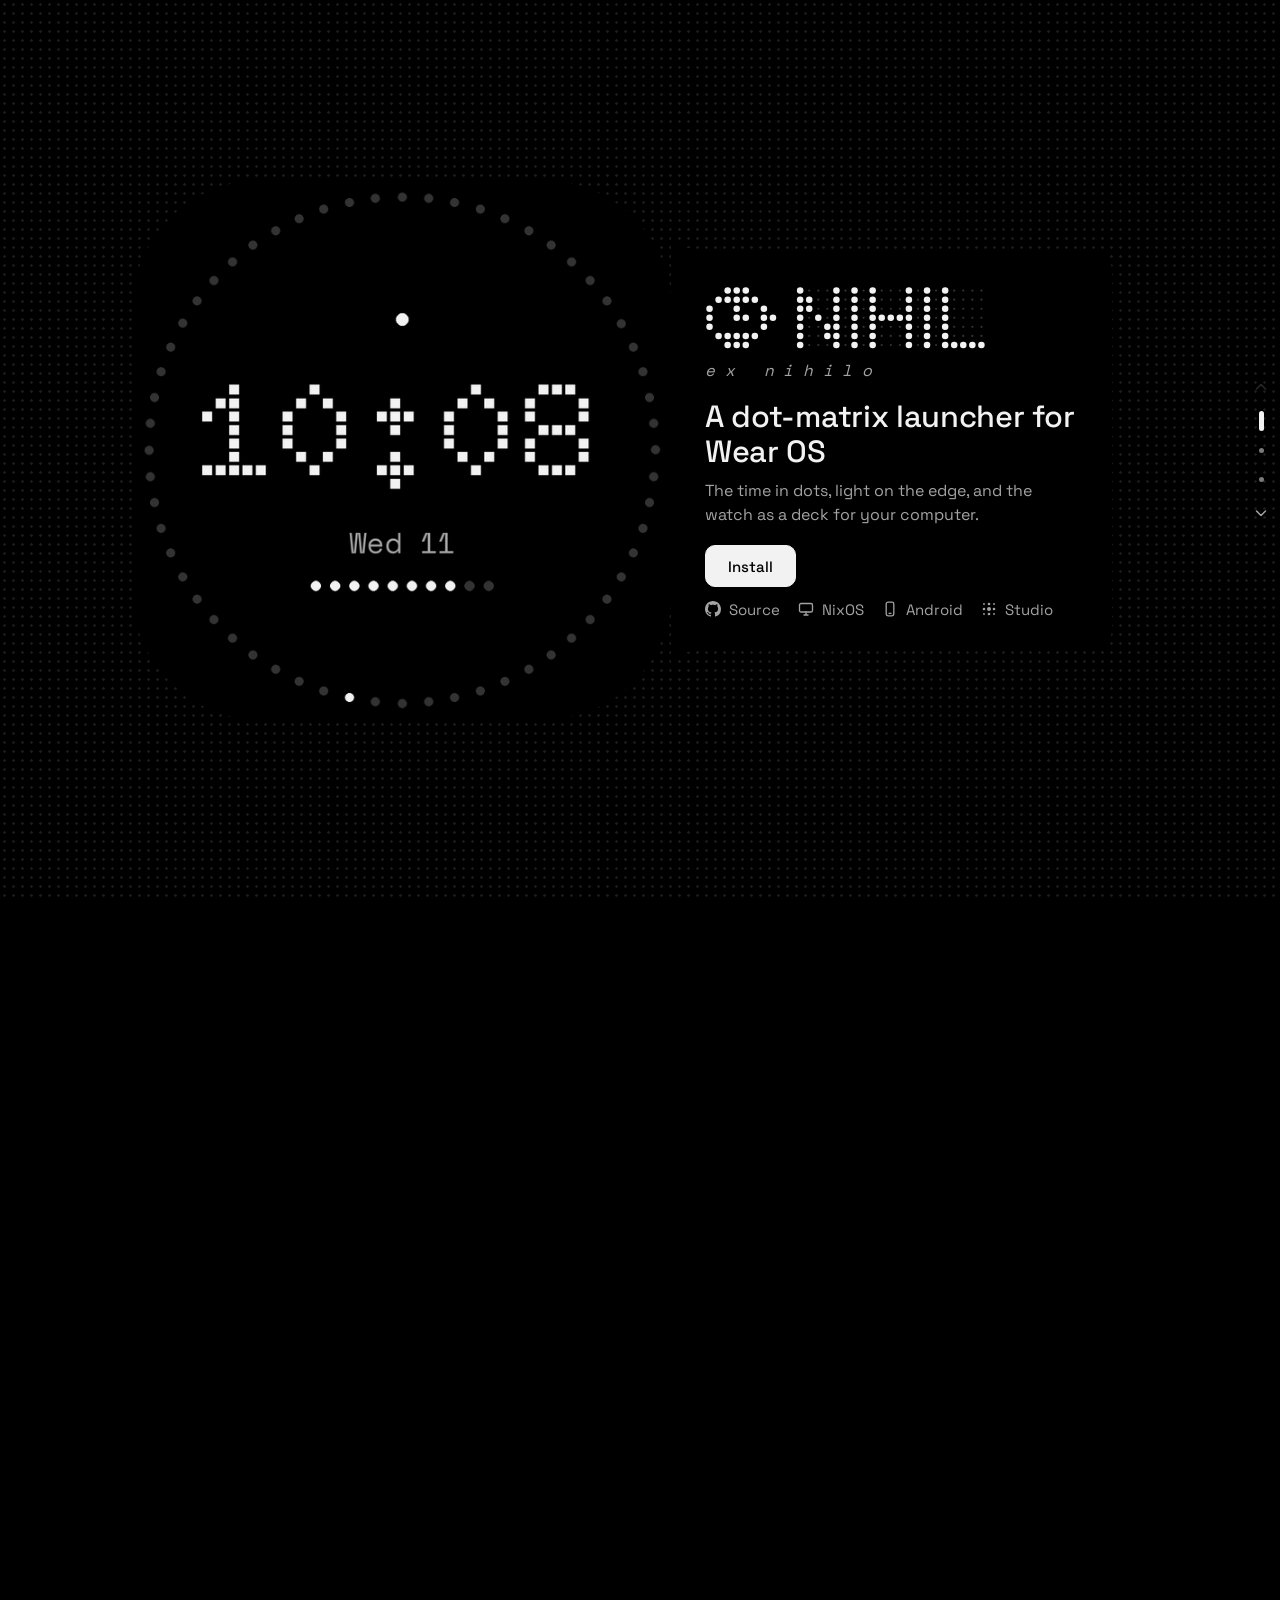
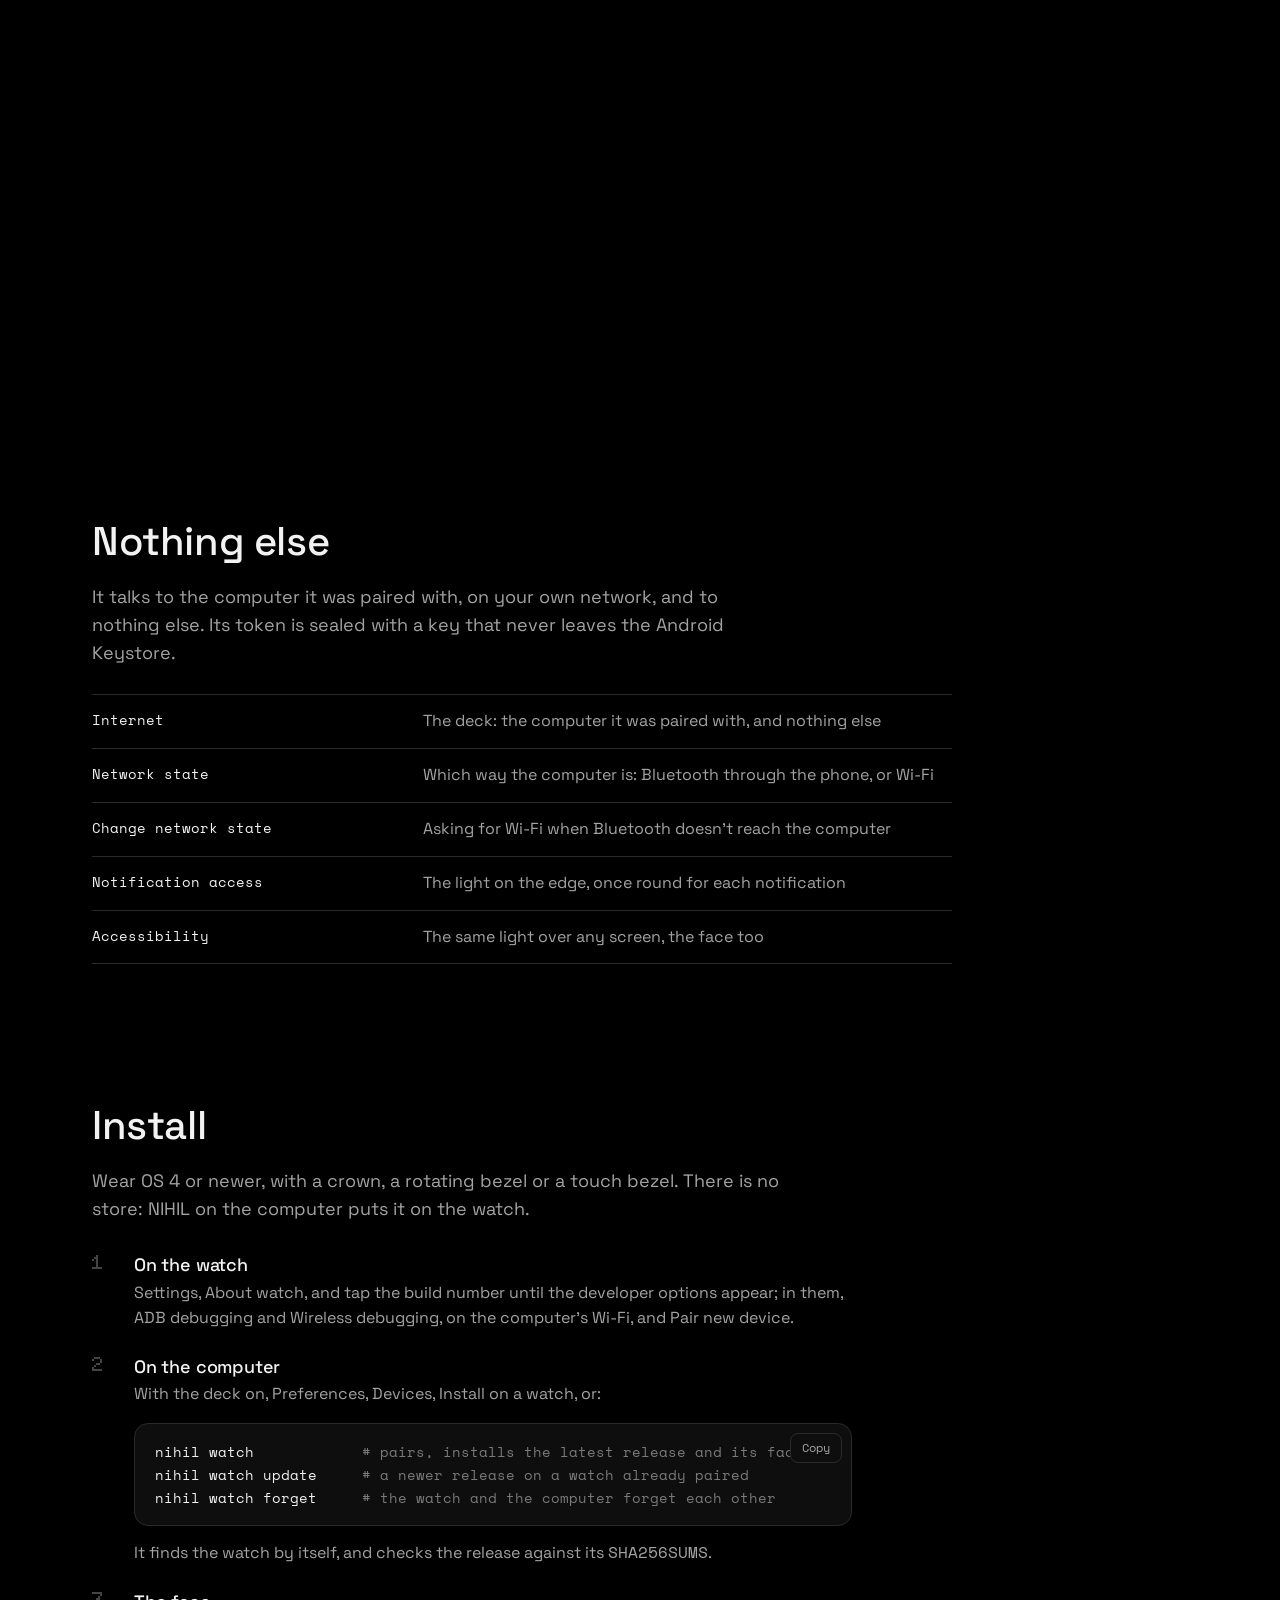
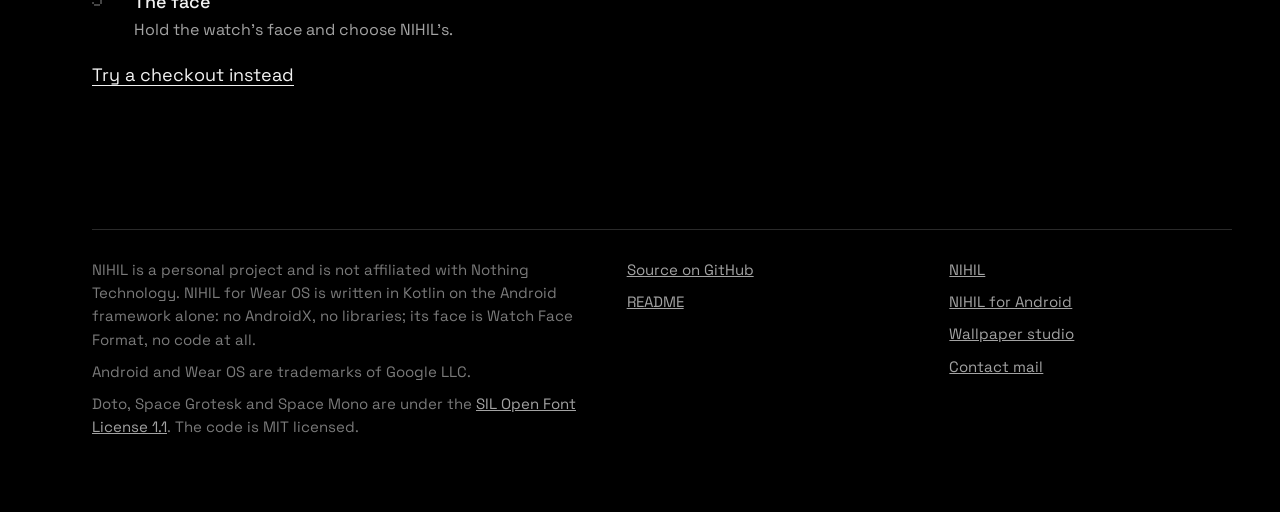
<file: docs/wear/index.html>
<!doctype html>
<html lang="en">
<head>
<meta charset="utf-8">
<meta name="viewport" content="width=device-width, initial-scale=1">
<title>NIHIL for Wear OS</title>
<meta name="description" content="The NIHIL language on the wrist: a watch face with the time in dots and light on the edge, a list grey until one is chosen, and the watch as a deck for your computer. Open source, no ads, no tracking.">
<meta name="theme-color" content="#000000">
<meta name="color-scheme" content="dark">
<link rel="canonical" href="https://nihilshell.com/wear/">
<link rel="icon" href="favicon.ico" sizes="48x48">
<link rel="icon" href="icon.svg" type="image/svg+xml">
<link rel="apple-touch-icon" href="apple-touch-icon.png">
<meta property="og:type" content="website">
<meta property="og:title" content="NIHIL for Wear OS">
<meta property="og:description" content="A monochrome, dot-matrix launcher for Wear OS.">
<meta property="og:url" content="https://nihilshell.com/wear/">
<meta property="og:site_name" content="NIHIL">
<meta property="og:image" content="https://nihilshell.com/assets/og-wear.png">
<meta property="og:image:width" content="1280">
<meta property="og:image:height" content="640">
<meta property="og:image:alt" content="NIHIL in dots, ex nihilo: a monochrome, dot-matrix launcher for Wear OS">
<meta name="twitter:card" content="summary_large_image">
<link rel="preload" href="../assets/fonts/space-grotesk.woff" as="font" type="font/woff" crossorigin>
<script>document.documentElement.classList.add("js", "staging");</script>
<link rel="stylesheet" href="../assets/site.css">
<style>
.stage { --drawer-w: min(440px, 36vw); }
.pin { display: flex; align-items: center; justify-content: center; padding: 0 64px 0 28px; }
.slot { display: contents; }
.device {
  --ha: min(calc(100svh - 2 * var(--gutter)), 540px);
  position: relative; z-index: 2; flex: none;
  width: var(--ha); height: var(--ha);
  border-radius: 24%;
  background: var(--void);
}
.shots { position: absolute; inset: 0; border-radius: inherit; overflow: hidden; --cell: 10px; }
.says { position: relative; z-index: 1; flex: none; align-self: stretch; width: var(--drawer-w); display: grid; align-items: center; }
.say {
  grid-area: 1 / 1; position: relative; margin-left: -1px; padding: 24px 28px 22px 30px;
  background: var(--void); border-radius: 0 var(--joint) var(--joint) 0;
  transform: translateX(-28px);
}
.say::before, .say::after { content: ""; position: absolute; left: 0; width: var(--joint); height: var(--joint); background: var(--void); }
.say::before { top: calc(-1 * var(--joint)); -webkit-mask: radial-gradient(circle at 100% 0, transparent calc(var(--joint) - 0.5px), #000 var(--joint)); mask: radial-gradient(circle at 100% 0, transparent calc(var(--joint) - 0.5px), #000 var(--joint)); }
.say::after { bottom: calc(-1 * var(--joint)); -webkit-mask: radial-gradient(circle at 100% 100%, transparent calc(var(--joint) - 0.5px), #000 var(--joint)); mask: radial-gradient(circle at 100% 100%, transparent calc(var(--joint) - 0.5px), #000 var(--joint)); }
.say.hero { padding: 28px 30px 26px 34px; }
.say.hero .wordmark { width: min(290px, 80%); }

.steps { max-width: 760px; }
.steps .code + p { margin-top: 12px; }

html:not(.js) .slot { display: block; }
html:not(.js) .device { width: min(100%, 360px); height: auto; aspect-ratio: 1; }
html:not(.js) .says { width: auto; }
html:not(.js) .say { border-radius: 14px; }
html:not(.js) .say::before, html:not(.js) .say::after { display: none; }

@media (max-aspect-ratio: 1 / 1) {
  .pin { flex-direction: column; justify-content: center; align-items: stretch; gap: 14px; padding: 16px; }
  .slot { display: grid; place-items: center; order: 1; height: min(46svh, calc(100vw - 32px)); }
  .device { --ha: min(46svh, calc(100vw - 32px)); }
  .rail { order: 2; }
  .says { order: 3; width: auto; align-self: auto; align-items: start; }
  .say, .say.hero { margin: 0; padding: 0; background: none; border-radius: 0; transform: translateY(8px); }
  .say::before, .say::after { display: none; }
  .say.hero h1 { font-size: 26px; margin-top: 10px; }
  .say.hero .wordmark { width: 200px; }
}

@media (max-aspect-ratio: 1 / 1) and (max-height: 760px) {
  .slot { height: min(40svh, calc(100vw - 32px)); }
  .device { --ha: min(40svh, calc(100vw - 32px)); }
  .say.hero .wordmark { width: 160px; }
  .say.hero h1 { font-size: 22px; }
  .say.hero h1 + p { display: none; }
}

@media (min-aspect-ratio: 1001 / 1000) and (max-height: 520px) {
  .stage { --gutter: 12px; height: calc((var(--steps, 12) - 1) * 70svh + 100svh); }
  .say, .say.hero { padding: 16px 20px 16px 22px; }
  .say h2 { font-size: 19px; }
  .say p { font-size: 14px; }
  .say.hero h1 { font-size: 19px; margin: 8px 0 4px; }
  .say.hero h1 + p { display: none; }
  .say.hero .wordmark { width: 150px; }
}
</style>
</head>
<body>
<a class="sr-only skip" href="#privacy">Skip the screens</a>

<div class="frame" aria-hidden="true"></div>

<header class="bar">
  <a class="bar-start" href="#top" aria-label="NIHIL for Wear OS, back to the top">
    <span class="mark">
      <svg viewBox="7.25 5.95 20.10 20.10" aria-hidden="true"><g fill="#F2F2F2"><circle cx="13.40" cy="8.19" r="0.94"/><circle cx="16.00" cy="8.19" r="0.94"/><circle cx="18.60" cy="8.19" r="0.94"/><circle cx="10.79" cy="10.79" r="0.94"/><circle cx="13.40" cy="10.79" r="0.94"/><circle cx="16.00" cy="10.79" r="0.94"/><circle cx="18.60" cy="10.79" r="0.94"/><circle cx="21.21" cy="10.79" r="0.94"/><circle cx="8.19" cy="13.40" r="0.94"/><circle cx="16.00" cy="13.40" r="0.94"/><circle cx="23.81" cy="13.40" r="0.94"/><circle cx="8.19" cy="16.00" r="0.94"/><circle cx="16.00" cy="16.00" r="0.94"/><circle cx="18.60" cy="16.00" r="0.94"/><circle cx="23.81" cy="16.00" r="0.94"/><circle cx="26.41" cy="16.00" r="0.94"/><circle cx="8.19" cy="18.60" r="0.94"/><circle cx="23.81" cy="18.60" r="0.94"/><circle cx="10.79" cy="21.21" r="0.94"/><circle cx="13.40" cy="21.21" r="0.94"/><circle cx="16.00" cy="21.21" r="0.94"/><circle cx="18.60" cy="21.21" r="0.94"/><circle cx="21.21" cy="21.21" r="0.94"/><circle cx="13.40" cy="23.81" r="0.94"/><circle cx="16.00" cy="23.81" r="0.94"/><circle cx="18.60" cy="23.81" r="0.94"/></g></svg>
    </span>
    <span class="word" aria-hidden="true">NIHIL</span>
  </a>
  <nav aria-label="Sections">
    <ul class="leds">
      <li><a href="#top"><span class="tip">The watch</span></a></li>
      <li><a href="#privacy"><span class="tip">Nothing else</span></a></li>
      <li><a href="#install"><span class="tip">Install</span></a></li>
    </ul>
  </nav>
  <div class="bar-end">
    <a href="../" aria-label="NIHIL" title="NIHIL"><svg viewBox="0 0 16 16" fill="none" stroke="currentColor" stroke-width="1.3" stroke-linecap="round" stroke-linejoin="round" aria-hidden="true"><rect x="1.5" y="2.5" width="13" height="8.5" rx="1.6"/><path d="M6 14h4M8 11v3"/></svg></a>
    <a href="../android/" aria-label="NIHIL for Android" title="NIHIL for Android"><svg viewBox="0 0 16 16" fill="none" stroke="currentColor" stroke-width="1.3" stroke-linecap="round" aria-hidden="true"><rect x="4.2" y="1.2" width="7.6" height="13.6" rx="1.8"/><path d="M7 12.3h2"/></svg></a>
    <a href="../studio/" aria-label="Wallpaper studio" title="Wallpaper studio"><svg viewBox="0 0 16 16" fill="currentColor" aria-hidden="true"><circle cx="3" cy="3" r="0.9"/><circle cx="8" cy="3" r="1.3"/><circle cx="13" cy="3" r="0.9"/><circle cx="3" cy="8" r="1.3"/><circle cx="8" cy="8" r="2"/><circle cx="13" cy="8" r="1.3"/><circle cx="3" cy="13" r="0.9"/><circle cx="8" cy="13" r="1.3"/><circle cx="13" cy="13" r="0.9"/></svg></a>
    <a href="https://github.com/poligle/Nihil-Wear" aria-label="Source code on GitHub" title="Source code on GitHub"><svg viewBox="0 0 16 16" fill="currentColor" aria-hidden="true"><path d="M8 0C3.58 0 0 3.58 0 8c0 3.54 2.29 6.53 5.47 7.59.4.07.55-.17.55-.38 0-.19-.01-.82-.01-1.49-2.01.37-2.53-.49-2.69-.94-.09-.23-.48-.94-.82-1.13-.28-.15-.68-.52-.01-.53.63-.01 1.08.58 1.23.82.72 1.21 1.87.87 2.33.66.07-.52.28-.87.51-1.07-1.78-.2-3.64-.89-3.64-3.95 0-.87.31-1.59.82-2.15-.08-.2-.36-1.02.08-2.12 0 0 .67-.21 2.2.82.64-.18 1.32-.27 2-.27.68 0 1.36.09 2 .27 1.53-1.04 2.2-.82 2.2-.82.44 1.1.16 1.92.08 2.12.51.56.82 1.27.82 2.15 0 3.07-1.87 3.75-3.65 3.95.29.25.54.73.54 1.48 0 1.07-.01 1.93-.01 2.2 0 .21.15.46.55.38A8.013 8.013 0 0016 8c0-4.42-3.58-8-8-8z"/></svg></a>
  </div>
</header>

<section class="stage" id="top" aria-label="NIHIL for Wear OS, screen by screen">
  <div class="pin">
    <div class="slot">
      <div class="device">
        <div class="shots">
          <img class="on" src="face.png" width="600" height="600" fetchpriority="high" alt="NIHIL's watch face: the time in dots, the day under it, the battery as ten LEDs, and sixty LEDs round the edge.">
          <img src="face.png" alt="" width="600" height="600">
        </div>
      </div>
    </div>
    <ol class="says" aria-live="polite">
      <li class="say hero on" data-name="The face" data-src="face.png"
        data-alt="NIHIL's watch face: the time in dots, the day under it, the battery as ten LEDs, and sixty LEDs round the edge.">
        <div class="wordmark" id="wordmark"><img src="nihil-logo-dark.svg" alt="NIHIL" width="320" height="90"></div>
        <p class="motto"><i>ex nihilo</i></p>
        <h1>A <span class="nowrap">dot-matrix</span> launcher for Wear OS</h1>
        <p>The time in dots, light on the edge, and the watch as a deck for your computer.</p>
        <div class="actions">
          <a class="key accent" href="#install">Install</a>
          <ul class="away">
            <li><a href="https://github.com/poligle/Nihil-Wear"><svg viewBox="0 0 16 16" fill="currentColor" aria-hidden="true"><path d="M8 0C3.58 0 0 3.58 0 8c0 3.54 2.29 6.53 5.47 7.59.4.07.55-.17.55-.38 0-.19-.01-.82-.01-1.49-2.01.37-2.53-.49-2.69-.94-.09-.23-.48-.94-.82-1.13-.28-.15-.68-.52-.01-.53.63-.01 1.08.58 1.23.82.72 1.21 1.87.87 2.33.66.07-.52.28-.87.51-1.07-1.78-.2-3.64-.89-3.64-3.95 0-.87.31-1.59.82-2.15-.08-.2-.36-1.02.08-2.12 0 0 .67-.21 2.2.82.64-.18 1.32-.27 2-.27.68 0 1.36.09 2 .27 1.53-1.04 2.2-.82 2.2-.82.44 1.1.16 1.92.08 2.12.51.56.82 1.27.82 2.15 0 3.07-1.87 3.75-3.65 3.95.29.25.54.73.54 1.48 0 1.07-.01 1.93-.01 2.2 0 .21.15.46.55.38A8.013 8.013 0 0016 8c0-4.42-3.58-8-8-8z"/></svg>Source</a></li>
            <li><a href="../"><svg viewBox="0 0 16 16" fill="none" stroke="currentColor" stroke-width="1.3" stroke-linecap="round" stroke-linejoin="round" aria-hidden="true"><rect x="1.5" y="2.5" width="13" height="8.5" rx="1.6"/><path d="M6 14h4M8 11v3"/></svg>NixOS</a></li>
            <li><a href="../android/"><svg viewBox="0 0 16 16" fill="none" stroke="currentColor" stroke-width="1.3" stroke-linecap="round" aria-hidden="true"><rect x="4.2" y="1.2" width="7.6" height="13.6" rx="1.8"/><path d="M7 12.3h2"/></svg>Android</a></li>
            <li><a href="../studio/"><svg viewBox="0 0 16 16" fill="currentColor" aria-hidden="true"><circle cx="3" cy="3" r="0.9"/><circle cx="8" cy="3" r="1.3"/><circle cx="13" cy="3" r="0.9"/><circle cx="3" cy="8" r="1.3"/><circle cx="8" cy="8" r="2"/><circle cx="13" cy="8" r="1.3"/><circle cx="3" cy="13" r="0.9"/><circle cx="8" cy="13" r="1.3"/><circle cx="13" cy="13" r="0.9"/></svg>Studio</a></li>
          </ul>
        </div>
      </li>
      <li class="say" data-name="The list" data-src="home.png"
        data-alt="NIHIL's list on the watch: the time in dots at the top, the computer's deck in the middle, lit, with a LED before its name, and the watch's apps under it in grey.">
        <h2>Grey until it's chosen</h2>
        <p>The deck first, then the apps. The bezel or the crown turns them, a tick at a time.</p>
      </li>
      <li class="say" data-name="The deck" data-src="deck.png"
        data-alt="The deck on the watch: the computer's name with a lit LED, what plays and who plays it, the keys for previous, pause and next, the volume in dots, and the keys for caffeine, night light and lock; the LEDs round the edge lit to the volume.">
        <h2>The watch as a deck</h2>
        <p>The computer's music, its volume on the bezel, caffeine, night light and lock.</p>
      </li>
    </ol>
    <div class="rail">
      <button class="go up" type="button" aria-label="Previous"><svg viewBox="0 0 16 16" fill="none" stroke="currentColor" stroke-width="1.5" stroke-linecap="round" stroke-linejoin="round" aria-hidden="true"><path d="M3.5 10 8 5.5l4.5 4.5"/></svg></button>
      <div class="dots" role="group" aria-label="Screens"></div>
      <button class="go down" type="button" aria-label="Next"><svg viewBox="0 0 16 16" fill="none" stroke="currentColor" stroke-width="1.5" stroke-linecap="round" stroke-linejoin="round" aria-hidden="true"><path d="M3.5 6 8 10.5 12.5 6"/></svg></button>
    </div>
  </div>
</section>

<main>
  <div class="wrap">

    <section class="block" id="privacy" aria-labelledby="privacy-title">
      <div class="prose">
        <h2 id="privacy-title">Nothing else</h2>
        <p class="quiet">It talks to the computer it was paired with, on your own network, and to nothing else. Its token is sealed with a key that never leaves the Android Keystore.</p>
      </div>
      <dl class="rows">
        <div><dt>Internet</dt><dd>The deck: the computer it was paired with, and nothing else</dd></div>
        <div><dt>Network state</dt><dd>Which way the computer is: Bluetooth through the phone, or <span class="nowrap">Wi-Fi</span></dd></div>
        <div><dt>Change network state</dt><dd>Asking for <span class="nowrap">Wi-Fi</span> when Bluetooth doesn't reach the computer</dd></div>
        <div><dt>Notification access</dt><dd>The light on the edge, once round for each notification</dd></div>
        <div><dt>Accessibility</dt><dd>The same light over any screen, the face too</dd></div>
      </dl>
    </section>

    <section class="block" id="install" aria-labelledby="install-title">
      <div class="prose">
        <h2 id="install-title">Install</h2>
        <p class="quiet">Wear OS 4 or newer, with a crown, a rotating bezel or a touch bezel. There is no store: NIHIL on the computer puts it on the watch.</p>
      </div>
      <ol class="steps">
        <li><h3>On the watch</h3><p>Settings, About watch, and tap the build number until the developer options appear; in them, ADB debugging and Wireless debugging, on the computer's <span class="nowrap">Wi-Fi</span>, and Pair new device.</p></li>
        <li><h3>On the computer</h3><p>With the deck on, Preferences, Devices, Install on a watch, or:</p>
          <div class="code"><pre><code>nihil watch            <span class="c"># pairs, installs the latest release and its face, invites the watch</span>
nihil watch update     <span class="c"># a newer release on a watch already paired</span>
nihil watch forget     <span class="c"># the watch and the computer forget each other</span></code></pre></div>
          <p>It finds the watch by itself, and checks the release against its <code>SHA256SUMS</code>.</p></li>
        <li><h3>The face</h3><p>Hold the watch's face and choose NIHIL's.</p></li>
      </ol>
      <a class="more" href="https://github.com/poligle/Nihil-Wear/blob/HEAD/docs/install.md#try-it">Try a checkout instead</a>
    </section>

  </div>
</main>

<footer>
  <div class="wrap">
    <div>
      <p>NIHIL is a personal project and is not affiliated with Nothing Technology. NIHIL for Wear OS is written in Kotlin on the Android framework alone: no AndroidX, no libraries; its face is Watch Face Format, no code at all.</p>
      <p>Android and Wear OS are trademarks of Google LLC.</p>
      <p>Doto, Space Grotesk and Space Mono are under the <a href="../assets/fonts/OFL.txt">SIL Open Font License 1.1</a>. The code is MIT licensed.</p>
    </div>
    <div>
      <p><a href="https://github.com/poligle/Nihil-Wear">Source on GitHub</a></p>
      <p><a href="https://github.com/poligle/Nihil-Wear#readme">README</a></p>
    </div>
    <div>
      <p><a href="../">NIHIL</a></p>
      <p><a href="../android/">NIHIL for Android</a></p>
      <p><a href="../studio/">Wallpaper studio</a></p>
      <p><a href="mailto:dev@nihilshell.com">Contact mail</a></p>
    </div>
  </div>
</footer>

<script src="../assets/site.js"></script>
</body>
</html>
</file>
<file: docs/assets/site.css>
@font-face { font-family: "Space Grotesk"; src: url("fonts/space-grotesk.woff") format("woff"); font-weight: 300 700; font-display: swap; }
@font-face { font-family: "Space Mono"; src: url("fonts/space-mono-400.woff") format("woff"); font-weight: 400; font-display: swap; }
@font-face { font-family: "Space Mono"; src: url("fonts/space-mono-700.woff") format("woff"); font-weight: 700; font-display: swap; }
@font-face { font-family: "Doto"; src: url("fonts/doto-700.woff") format("woff"); font-weight: 700; font-display: swap; }

:root {
  --void: #000000;
  --surface: #0E0E0E;
  --raised: #1A1A1A;
  --line: #2A2A2A;
  --off: #333333;
  --muted: #7A7A7A;
  --dim: #A3A3A3;
  --ink: #F2F2F2;
  --signal: #D71921;

  --sans: "Space Grotesk", system-ui, sans-serif;
  --mono: "Space Mono", ui-monospace, monospace;

  --t: 8px;
  --top: 8px;
  --left: 44px;
  --r: 20px;
  --pitch: 9px;
  --gutter: 30px;
  --joint: 22px;
  --drawer: #000000;
  --fast: 140ms;
  --normal: 240ms;
  --slow: 480ms;
  --ease: cubic-bezier(0.2, 0, 0, 1);
}
[data-look="glass"] { --drawer: rgba(0, 0, 0, 0.5); }

* { box-sizing: border-box; }
html { -webkit-text-size-adjust: 100%; }
body {
  margin: 0;
  color: var(--ink);
  font: 400 18px/1.55 var(--sans);
  background-color: var(--void);
  background-image: radial-gradient(circle at center, #1b1b1b 0 1.15px, transparent 1.5px);
  background-size: var(--pitch) var(--pitch);
  background-attachment: fixed;
}
::selection { background: var(--ink); color: var(--void); }
a { color: inherit; }
:focus-visible { outline: 2px solid var(--ink); outline-offset: 3px; border-radius: 6px; }
img { display: block; max-width: 100%; height: auto; }
figure { margin: 0; }
code, kbd, pre { font-family: var(--mono); }
button { font: inherit; color: inherit; }
h1, h2, h3 { font-weight: 500; margin: 0; letter-spacing: -0.01em; }
p { margin: 0 0 14px; }
.nowrap { white-space: nowrap; }
.sr-only { position: absolute; width: 1px; height: 1px; overflow: hidden; clip: rect(0 0 0 0); white-space: nowrap; }
.skip:focus { position: fixed; z-index: 70; top: 14px; left: 14px; width: auto; height: auto; clip: auto; padding: 8px 14px; border-radius: 8px; background: var(--ink); color: var(--void); text-decoration: none; }

.frame {
  position: fixed; z-index: 41; pointer-events: none;
  top: var(--top); right: var(--t); bottom: var(--t); left: var(--left);
  border-radius: var(--r);
  box-shadow: 0 0 0 200vmax var(--void);
  transition: box-shadow var(--slow), opacity var(--slow);
}
.frame::after {
  content: ""; position: absolute; inset: -1px; border-radius: calc(var(--r) + 1px); padding: 1px;
  background: linear-gradient(135deg, rgba(242, 242, 242, 0.42), rgba(242, 242, 242, 0.08) 24%, rgba(242, 242, 242, 0.04) 70%, rgba(242, 242, 242, 0.14));
  -webkit-mask: linear-gradient(#000 0 0) content-box, linear-gradient(#000 0 0);
  -webkit-mask-composite: xor;
  mask: linear-gradient(#000 0 0) content-box exclude, linear-gradient(#000 0 0);
  opacity: 0; transition: opacity var(--slow);
}
.smoke {
  position: fixed; inset: 0; z-index: 40; pointer-events: none;
  background: rgba(0, 0, 0, 0.58);
  -webkit-backdrop-filter: blur(14px) saturate(0.7) brightness(0.72);
  backdrop-filter: blur(14px) saturate(0.7) brightness(0.72);
  -webkit-mask-repeat: no-repeat; mask-repeat: no-repeat;
  -webkit-mask-size: 100% 100%; mask-size: 100% 100%;
  opacity: 0; visibility: hidden; transition: opacity var(--slow), visibility 0s linear var(--slow);
}
[data-look="glass"] .frame { box-shadow: 0 0 0 200vmax rgba(0, 0, 0, 0); }
[data-look="glass"] .frame::after { opacity: 1; }
[data-look="glass"] .smoke { opacity: 1; visibility: visible; transition: opacity var(--slow), visibility 0s; }

.bar {
  position: fixed; z-index: 50; left: 0; top: 0; bottom: 0; width: var(--left);
  display: flex; flex-direction: column; align-items: center; justify-content: space-between;
  padding: 16px 0 14px;
  transition: opacity var(--slow), visibility 0s;
}
.staging .bar, .staging .frame, .staging .smoke { opacity: 0; visibility: hidden; transition: opacity var(--normal), visibility 0s linear var(--normal); }
.bar-start { display: block; text-decoration: none; }
.bar .mark, .bar .mark svg { display: block; width: 26px; height: 26px; }
.bar .word { display: none; }
.leds { display: flex; flex-direction: column; align-items: center; gap: 9px; margin: 0; padding: 0; list-style: none; }
.leds a, .rail .dot { position: relative; display: grid; place-items: center; width: 20px; height: 22px; padding: 0; border: 0; background: none; cursor: pointer; }
.leds a::before, .rail .dot::before { content: ""; width: 5px; height: 5px; border-radius: 3px; background: var(--muted); transition: height var(--normal), width var(--normal), background-color var(--normal); }
.leds a[aria-current="true"]::before, .rail .dot[aria-current="true"]::before { height: 20px; background: var(--ink); }
.leds a:hover::before, .rail .dot:hover::before { background: var(--ink); }
.tip {
  position: absolute; top: 50%; transform: translateY(-50%);
  padding: 3px 9px; border-radius: 6px; background: var(--raised); border: 1px solid var(--line);
  font: 400 11px/1.4 var(--mono); letter-spacing: 0.04em; color: var(--dim); white-space: nowrap;
  opacity: 0; pointer-events: none; transition: opacity var(--fast);
}
.leds .tip { left: 30px; }
.rail .tip { right: 30px; }
.leds a:hover .tip, .leds a:focus-visible .tip, .rail .dot:hover .tip, .rail .dot:focus-visible .tip { opacity: 1; }
.bar-end { display: flex; flex-direction: column; align-items: center; gap: 14px; }
.bar-end a { display: grid; place-items: center; width: 26px; height: 26px; color: var(--dim); }
.bar-end a:hover { color: var(--ink); }
.bar-end svg { width: 18px; height: 18px; }

@property --led { syntax: "<length>"; inherits: false; initial-value: 0px; }

.stage { position: relative; height: calc((var(--steps, 12) - 1) * 62svh + 100svh); }
.pin { position: sticky; top: 0; height: 100svh; overflow: hidden; }
.marks { position: absolute; top: 0; left: 0; width: 1px; height: 100%; pointer-events: none; }
.marks i { position: absolute; left: 0; width: 1px; height: 1px; }
.shots { --cell: 14px; }
.shots img {
  position: absolute; inset: 0; width: 100%; height: 100%; object-fit: contain;
  -webkit-mask-image: radial-gradient(circle at center, #000 var(--led), transparent calc(var(--led) + 0.6px));
  mask-image: radial-gradient(circle at center, #000 var(--led), transparent calc(var(--led) + 0.6px));
  -webkit-mask-size: var(--cell) var(--cell); mask-size: var(--cell) var(--cell);
  -webkit-mask-position: center; mask-position: center;
  transition: --led 300ms cubic-bezier(0.4, 0, 1, 1);
}
.shots img.on { z-index: 1; --led: calc(var(--cell) * 0.75); transition: --led 460ms var(--ease) 90ms; }
.says { margin: 0; padding: 0; list-style: none; }
.say { opacity: 0; visibility: hidden; transition: opacity 160ms, transform 220ms var(--ease), visibility 0s linear 220ms; }
.says > .say.on { opacity: 1; visibility: visible; transform: none; transition: opacity 280ms 140ms, transform 400ms var(--ease) 140ms, visibility 0s; }
.say h2 { font-size: 22px; line-height: 1.25; margin-bottom: 6px; }
.say p { color: var(--dim); font-size: 16px; line-height: 1.5; margin: 0 0 12px; }
.say p:last-child { margin: 0; }
.say.hero h1 { font-size: clamp(24px, 2.4vw, 34px); line-height: 1.12; margin: 18px 0 10px; }
.wordmark { width: min(320px, 70%); }
.wordmark svg, .wordmark img { display: block; width: 100%; height: auto; }
.motto { font: 400 11px/1 var(--mono); letter-spacing: 0.6em; color: var(--muted); margin: 10px 0 0; }
.actions { display: flex; flex-wrap: wrap; align-items: center; gap: 10px 22px; margin-top: 18px; }
.away { display: flex; flex-wrap: wrap; gap: 8px 18px; margin: 0; padding: 0; list-style: none; }
.away a { display: inline-flex; align-items: center; gap: 8px; color: var(--dim); text-decoration: none; font-size: 15px; }
.away a:hover { color: var(--ink); }
.away svg { width: 16px; height: 16px; flex: none; }

.rail { position: absolute; z-index: 3; right: 6px; top: 50%; transform: translateY(-50%); display: flex; flex-direction: column; align-items: center; gap: 10px; }
.rail .dots { display: flex; flex-direction: column; align-items: center; gap: 7px; }
.rail .go { display: grid; place-items: center; width: 26px; height: 26px; padding: 0; border: 0; border-radius: 8px; background: none; color: var(--dim); cursor: pointer; transition: color var(--fast), opacity var(--fast); }
.rail .go:hover { color: var(--ink); }
.rail .go[disabled] { opacity: 0.25; cursor: default; }
.rail .go svg { width: 16px; height: 16px; }

.looks, .tabs { display: flex; align-items: center; gap: 22px; margin: 0; }
.looks button, .tabs button {
  appearance: none; padding: 5px 0 6px; border: 0; border-bottom: 2px solid transparent; background: none; cursor: pointer;
  font: 400 15px/1 var(--sans); color: var(--muted); transition: color var(--fast), border-color var(--fast);
}
.looks button:hover, .tabs button:hover { color: var(--ink); }
.looks button[aria-checked="true"], .tabs button[aria-checked="true"] { color: var(--ink); border-bottom-color: var(--ink); }

.keys { display: flex; flex-wrap: wrap; gap: 7px; align-items: center; font: 400 12px/1 var(--mono); color: var(--muted); }
kbd {
  display: inline-block; padding: 5px 8px 4px; border-radius: 7px; border: 1px solid var(--line); background: var(--surface);
  font: 400 12px/1 var(--mono); color: var(--dim); letter-spacing: 0.04em;
}
[data-look="glass"] kbd { background: rgba(14, 14, 14, 0.5); }

.key {
  display: inline-flex; align-items: center; justify-content: center; gap: 10px; min-height: 42px; padding: 0 22px;
  border-radius: 10px; border: 1px solid var(--line); background: var(--surface); color: var(--dim);
  font: 500 15px/1 var(--sans); text-decoration: none; cursor: pointer;
  transition: background-color var(--fast), border-color var(--fast), color var(--fast);
}
.key:hover { background: var(--raised); border-color: var(--muted); color: var(--ink); }
.key.accent { background: var(--ink); border-color: var(--ink); color: var(--void); }
.key.accent:hover { background: #ffffff; border-color: #ffffff; }
.key.small { min-height: 30px; padding: 0 11px; border-radius: 8px; font: 400 12px/1 var(--mono); }

.switch {
  appearance: none; display: inline-flex; align-items: center; gap: 14px; padding: 6px 0; border: 0; background: none; cursor: pointer;
  color: var(--dim); font: 400 15px/1 var(--sans);
}
.switch:hover { color: var(--ink); }
.switch .track { position: relative; flex: none; width: 34px; height: 20px; border-radius: 10px; border: 1px solid var(--off); transition: background-color var(--fast), border-color var(--fast); }
.switch .knob { position: absolute; top: 3px; left: 3px; width: 12px; height: 12px; border-radius: 6px; background: var(--muted); transition: transform var(--fast) cubic-bezier(0.33, 1, 0.68, 1), background-color var(--fast); }
.switch[aria-checked="true"] { color: var(--ink); }
.switch[aria-checked="true"] .track { background: var(--ink); border-color: var(--ink); }
.switch[aria-checked="true"] .knob { transform: translateX(14px); background: var(--void); }

main { padding: calc(var(--top) + 96px) calc(var(--t) + 40px) 0 calc(var(--left) + 48px); }
.wrap { max-width: 1180px; margin: 0 auto; }
.block { scroll-margin-top: calc(var(--top) + 24px); padding-bottom: 140px; }
.block h2 { font-size: clamp(28px, 3.2vw, 40px); line-height: 1.12; margin-bottom: 18px; }
.quiet { color: var(--dim); }
.prose { max-width: 58ch; }
.split { display: grid; grid-template-columns: minmax(0, 1fr) minmax(0, 1.1fr); gap: 56px; align-items: center; }
.shot { margin: 0; border-radius: 14px; overflow: hidden; border: 1px solid var(--line); background: var(--void); }
.shot img { width: 100%; }
.split:has(> figure[hidden]) { grid-template-columns: minmax(0, 1fr); }
.more { display: inline-block; margin-top: 18px; color: var(--ink); text-underline-offset: 4px; }
.links { display: flex; flex-wrap: wrap; align-items: center; gap: 12px 28px; margin: 30px 0 0; }
.ways { display: grid; grid-template-columns: repeat(2, minmax(0, 1fr)); gap: 48px; margin-top: 34px; }
.ways h3 { font-size: 20px; margin-bottom: 8px; }
.ways p { color: var(--dim); }
.code { display: flex; align-items: flex-start; min-width: 0; margin: 14px 0 0; border-radius: 14px; border: 1px solid var(--line); background: var(--surface); }
.code pre { flex: 1 1 auto; min-width: 0; margin: 0; padding: 16px 20px; overflow-x: auto; font-size: 14px; line-height: 1.65; }
.code .c { color: var(--muted); }
.copy { flex: none; margin: 9px 9px 0 0; }

.rows { margin: 28px 0 0; max-width: 860px; border-top: 1px solid var(--line); }
.rows div { display: grid; grid-template-columns: minmax(0, 0.8fr) minmax(0, 1.4fr); gap: 4px 28px; padding: 14px 0; border-bottom: 1px solid var(--line); }
.rows dt { font: 400 14px/1.6 var(--mono); color: var(--ink); overflow-wrap: anywhere; }
.rows dt span { color: var(--muted); }
.rows dd { margin: 0; color: var(--dim); font-size: 16px; }

.steps { margin: 28px 0 0; padding: 0; list-style: none; display: grid; gap: 22px; counter-reset: step; }
.steps li { display: grid; grid-template-columns: 30px minmax(0, 1fr); gap: 2px 12px; counter-increment: step; }
.steps li::before { content: counter(step); grid-column: 1; grid-row: 1 / span 2; font: 700 20px/1.15 "Doto", var(--mono); color: var(--muted); }
.steps li > * { grid-column: 2; }
.steps h3 { font-size: 18px; }
.steps p { color: var(--dim); font-size: 16px; margin: 0; }

footer { padding: 0 calc(var(--t) + 40px) 64px calc(var(--left) + 48px); color: var(--muted); font-size: 15px; }
footer .wrap { border-top: 1px solid var(--line); padding-top: 28px; display: grid; grid-template-columns: minmax(0, 1.4fr) repeat(2, minmax(0, 0.8fr)); gap: 40px; }
footer p { margin: 0 0 9px; max-width: 64ch; }
footer a { color: var(--dim); }
footer a:hover { color: var(--ink); }

html:not(.js) .stage { height: auto; }
html:not(.js) .pin { position: static; height: auto; display: block; padding: 24px; }
html:not(.js) .shots img:first-child { --led: 20px; }
html:not(.js) .say { position: static; opacity: 1; visibility: visible; transform: none; width: auto; margin: 18px 0 0; grid-area: auto; }
html:not(.js) .rail { display: none; }

@media (max-width: 860px) {
  :root { --t: 6px; --top: 52px; --left: 6px; --r: 16px; }
  .bar { right: 0; bottom: auto; width: auto; height: var(--top); flex-direction: row; padding: 0 16px; }
  .bar .leds { display: none; }
  .bar-start { display: flex; align-items: center; gap: 12px; }
  .bar .word { display: block; font: 400 13px/1 var(--mono); letter-spacing: 0.4em; color: var(--dim); }
  .bar-end { flex-direction: row; }
  main { padding: calc(var(--top) + 56px) calc(var(--t) + 16px) 0 calc(var(--left) + 16px); }
  .block { padding-bottom: 100px; }
  .split, .ways, footer .wrap { grid-template-columns: minmax(0, 1fr); gap: 32px; }
  .rows div { grid-template-columns: minmax(0, 1fr); }
  footer { padding: 0 calc(var(--t) + 16px) 48px calc(var(--left) + 16px); }
}

@media (pointer: coarse) {
  html { scroll-snap-type: y proximity; }
  .marks i { scroll-snap-align: start; scroll-snap-stop: always; }
}

@media (max-aspect-ratio: 1 / 1) {
  .stage { height: calc((var(--steps, 12) - 1) * 48svh + 100svh); }
  .shots { --cell: 10px; }
  .rail { position: static; transform: none; flex-direction: row; justify-content: space-between; }
  .rail .go svg { transform: rotate(-90deg); }
  .rail .dots { flex-direction: row; }
  .rail .dot { width: 22px; height: 20px; }
  .rail .dot[aria-current="true"]::before { width: 18px; height: 5px; }
  .rail .tip { display: none; }
}

@media (prefers-reduced-motion: reduce) {
  *, *::before, *::after { transition-duration: 0s !important; }
}
</file>
